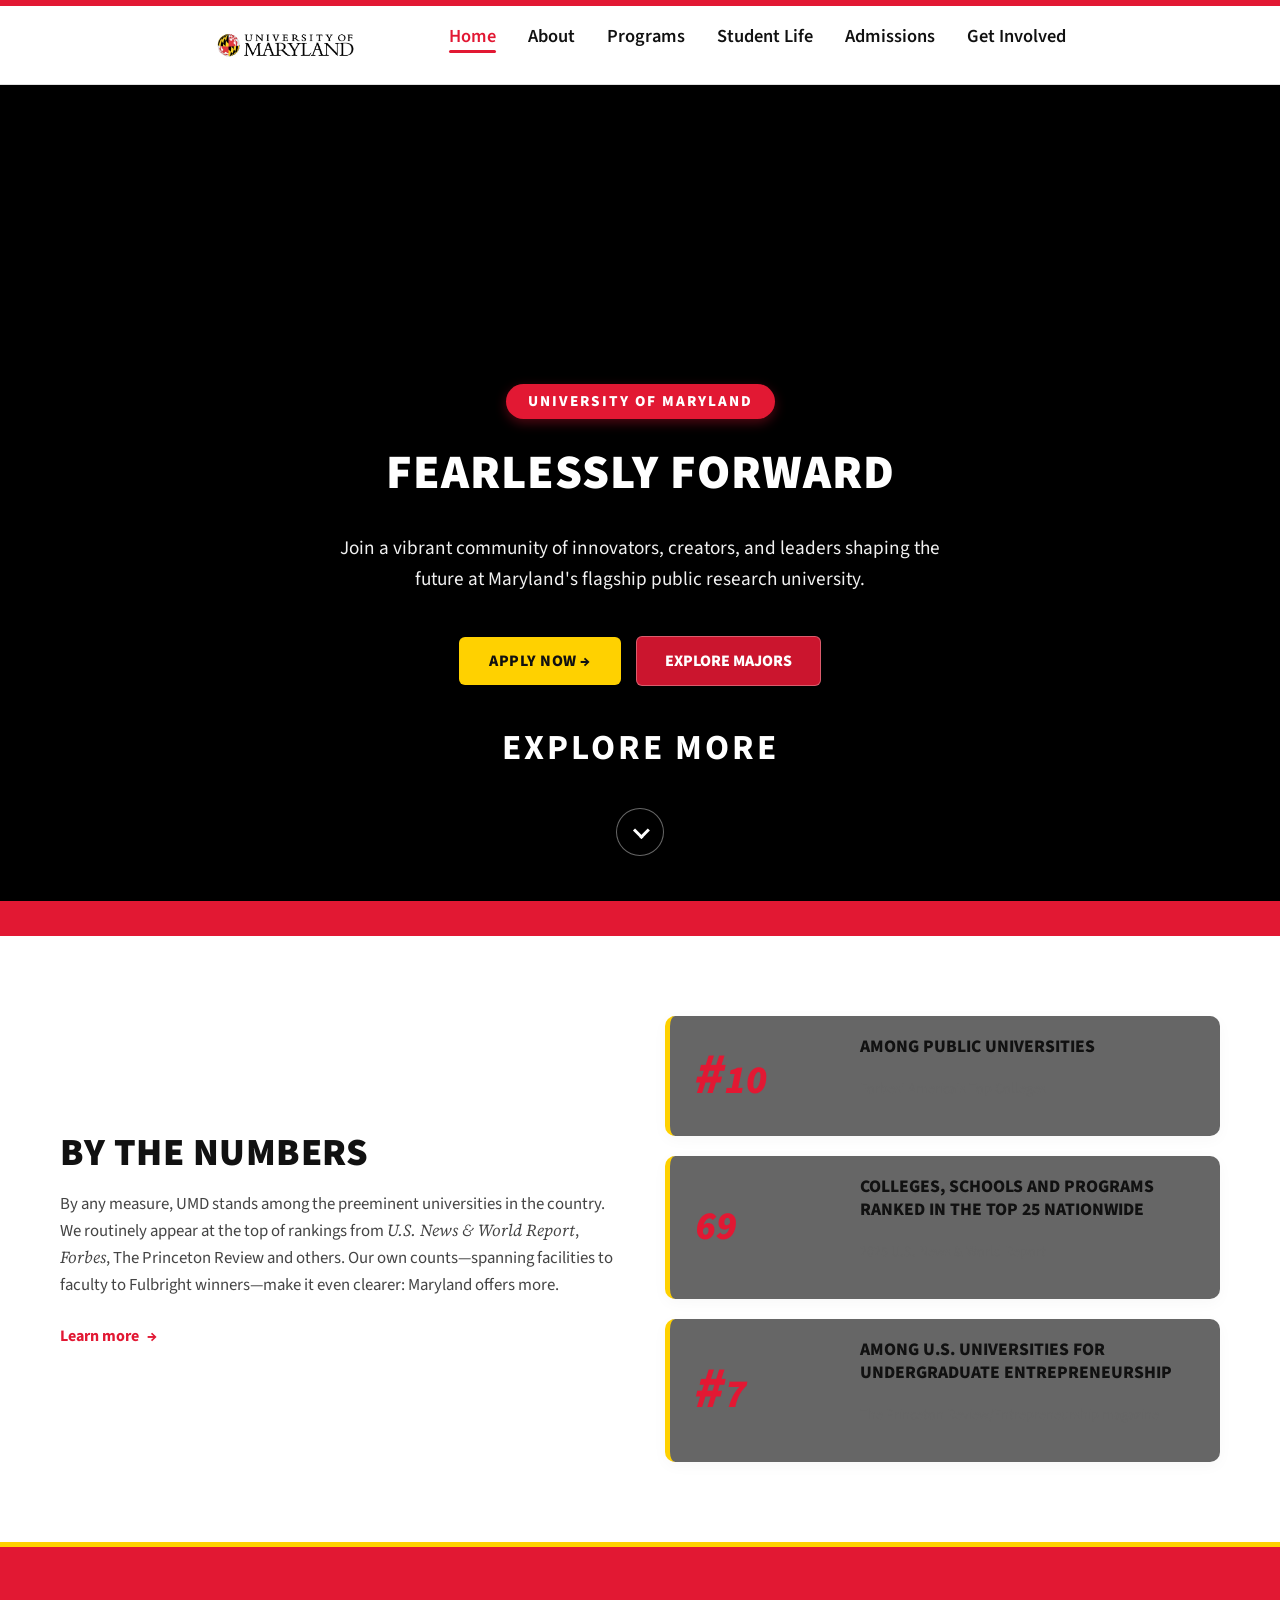
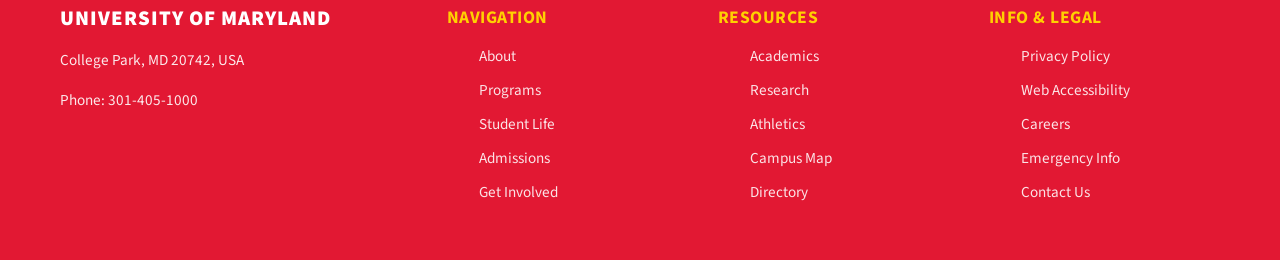
<file: index.html>
<!doctype html>
<html lang="en" data-bs-theme="light">
    <head>
        <title>University of Maryland: Home</title>
        <meta charset="utf-8" />
        <meta name="viewport" content="width=device-width, initial-scale=1" />

        <link
            href="https://cdn.jsdelivr.net/npm/bootstrap@5.3.8/dist/css/bootstrap.min.css"
            rel="stylesheet"
            integrity="sha384-sRIl4kxILFvY47J16cr9ZwB07vP4J8+LH7qKQnuqkuIAvNWLzeN8tE5YBujZqJLB"
            crossorigin="anonymous"
        />
        <link href="styles.css" rel="stylesheet" />
        <link rel="preconnect" href="https://fonts.googleapis.com">
        <link rel="preconnect" href="https://fonts.gstatic.com" crossorigin>
        <link href="https://fonts.googleapis.com/css2?family=Source+Sans+Pro:wght@400;600;700;900&family=Source+Serif+Pro:ital,wght@0,600;0,700;1,400&display=swap" rel="stylesheet">
    </head>
<body>
    <div class="top-bar"></div>

    <!-- Header Navigation with Logo & School Name -->
    <header class="navbar">
      <div class="nav-container">
        <a href="index.html" class="logo">
          <img src="maryland-logo.webp" alt="University of Maryland Logo">
        </a>

        <!-- Hamburger Icon (Only visible on small screens) -->
        <button class="hamburger-btn" id="hamburger-btn" aria-label="Toggle menu">
          <span class="bar"></span>
          <span class="bar"></span>
          <span class="bar"></span>
        </button>

        <nav class="nav-menu" id="nav-menu">
          <ul class="nav-links">
            <li><a href="index.html" class="active">Home</a></li>
            <li><a href="about.html">About</a></li>
            <li><a href="programs.html">Programs</a></li>
            <li><a href="studentlife.html">Student Life</a></li>
            <li><a href="admissions.html">Admissions</a></li>
            <li><a href="getinvolved.html">Get Involved</a></li>
          </ul>
        </nav>
      </div>
    </header>

    <!-- Hero Section with Recruitment Message & CTA -->
    <section class="hero-section">
      <video class="hero-video" autoplay loop muted playsinline>
        <source src="video.mp4" type="video/mp4">
        Your browser does not support the video tag.
      </video>
      
      <div class="hero-overlay">
        <span class="category-badge">UNIVERSITY OF MARYLAND</span>
        <h1 class="hero-title">FEARLESSLY FORWARD</h1>
        
        <!-- Short Recruitment Message -->
        <p class="hero-recruitment-text">
          Join a vibrant community of innovators, creators, and leaders shaping the future at Maryland's flagship public research university.
        </p>

        <!-- Clear Call-To-Action (CTA) Buttons -->
        <div class="hero-cta-buttons">
          <a href="admissions.html" class="btn-cta-primary">APPLY NOW &rarr;</a>
          <a href="programs.html" class="btn-cta-secondary">EXPLORE MAJORS</a>
        </div>

        <h2>EXPLORE MORE</h2>

        <a href="#by-the-numbers" class="scroll-arrow-link" id="explore-arrow" aria-label="Scroll to content">
          <span class="chevron-arrow"></span>
        </a>

      </div>
    </section>

    <div class="section-divider"></div>

    <!-- By The Numbers Section -->
    <section class="by-the-numbers" id="by-the-numbers">
      <div class="container numbers-grid">
        
        <div class="numbers-intro reveal-left">
          <h2>BY THE NUMBERS</h2>
          <p>
            By any measure, UMD stands among the preeminent universities in the country. We routinely appear at the top of rankings from <em>U.S. News & World Report</em>, <em>Forbes</em>, The Princeton Review and others. Our own counts—spanning facilities to faculty to Fulbright winners—make it even clearer: Maryland offers more.
          </p>
          <a href="about.html" class="learn-more-link">
            <span>Learn more</span>
            <span class="arrow">&rarr;</span>
          </a>
        </div>

        <div class="stats-list">
          
          <div class="stat-card reveal-right" style="--delay: 0.1s">
            <div class="stat-number-wrapper">
              <span class="stat-prefix">#</span>
              <span class="stat-number" data-target="10">10</span>
            </div>
            <div class="stat-details">
              <p class="stat-title">among public universities</p>
              <p class="stat-source">Forbes' America's Top Colleges</p>
            </div>
          </div>

          <div class="stat-card reveal-right" style="--delay: 0.25s">
            <div class="stat-number-wrapper">
              <span class="stat-number" data-target="69">69</span>
            </div>
            <div class="stat-details">
              <p class="stat-title">colleges, schools and programs ranked in the top 25 nationwide</p>
              <p class="stat-source">2025 U.S. News & World Report</p>
            </div>
          </div>

          <div class="stat-card reveal-right" style="--delay: 0.4s">
            <div class="stat-number-wrapper">
              <span class="stat-prefix">#</span>
              <span class="stat-number" data-target="7">7</span>
            </div>
            <div class="stat-details">
              <p class="stat-title">among U.S. universities for undergraduate entrepreneurship</p>
              <p class="stat-source">The Princeton Review/Entrepreneurship magazine</p>
            </div>
          </div>

        </div>

      </div>
    </section>

    <!-- Footer Section -->
    <footer class="main-footer">
      <div class="container footer-grid">
        
        <div class="footer-col footer-brand">
          <h3>UNIVERSITY OF MARYLAND</h3>
          <p>College Park, MD 20742, USA</p>
          <p>Phone: 301-405-1000</p>
        </div>

        <div class="footer-col">
          <h4>Navigation</h4>
          <ul class="footer-links">
            <li><a href="about.html">About</a></li>
            <li><a href="programs.html">Programs</a></li>
            <li><a href="studentlife.html">Student Life</a></li>
            <li><a href="admissions.html">Admissions</a></li>
            <li><a href="getinvolved.html">Get Involved</a></li>
          </ul>
        </div>

        <div class="footer-col">
          <h4>Resources</h4>
          <ul class="footer-links">
            <li><a href="#">Academics</a></li>
            <li><a href="#">Research</a></li>
            <li><a href="#">Athletics</a></li>
            <li><a href="#">Campus Map</a></li>
            <li><a href="#">Directory</a></li>
          </ul>
        </div>

        <div class="footer-col">
          <h4>Info & Legal</h4>
          <ul class="footer-links">
            <li><a href="#">Privacy Policy</a></li>
            <li><a href="#">Web Accessibility</a></li>
            <li><a href="#">Careers</a></li>
            <li><a href="#">Emergency Info</a></li>
            <li><a href="#">Contact Us</a></li>
          </ul>
        </div>

      </div>
    </footer>

    <script
        src="https://cdn.jsdelivr.net/npm/bootstrap@5.3.8/dist/js/bootstrap.bundle.min.js"
        integrity="sha384-FKyoEForCGlyvwx9Hj09JcYn3nv7wiPVlz7YYwJrWVcXK/BmnVDxM+D2scQbITxI"
        crossorigin="anonymous"
    ></script>
    <script src="script.js"></script>
</body>
</html>
</file>
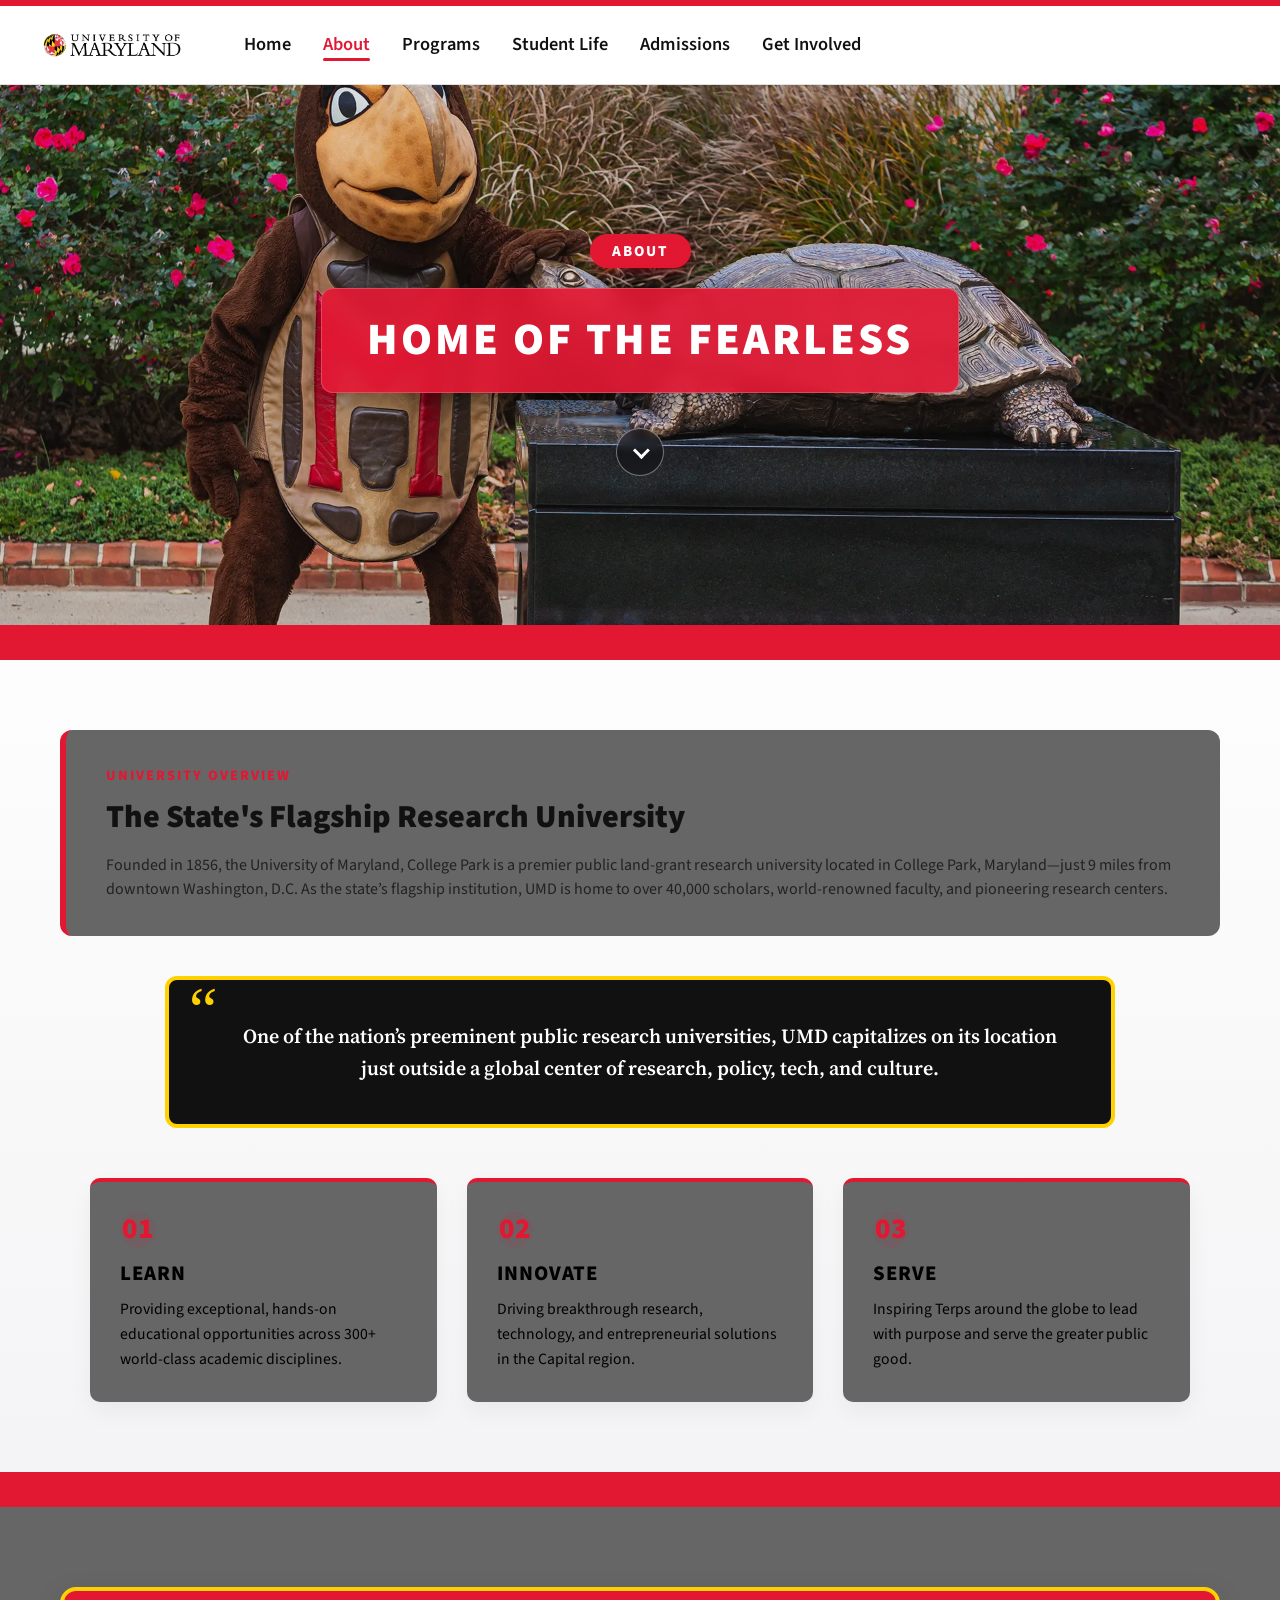
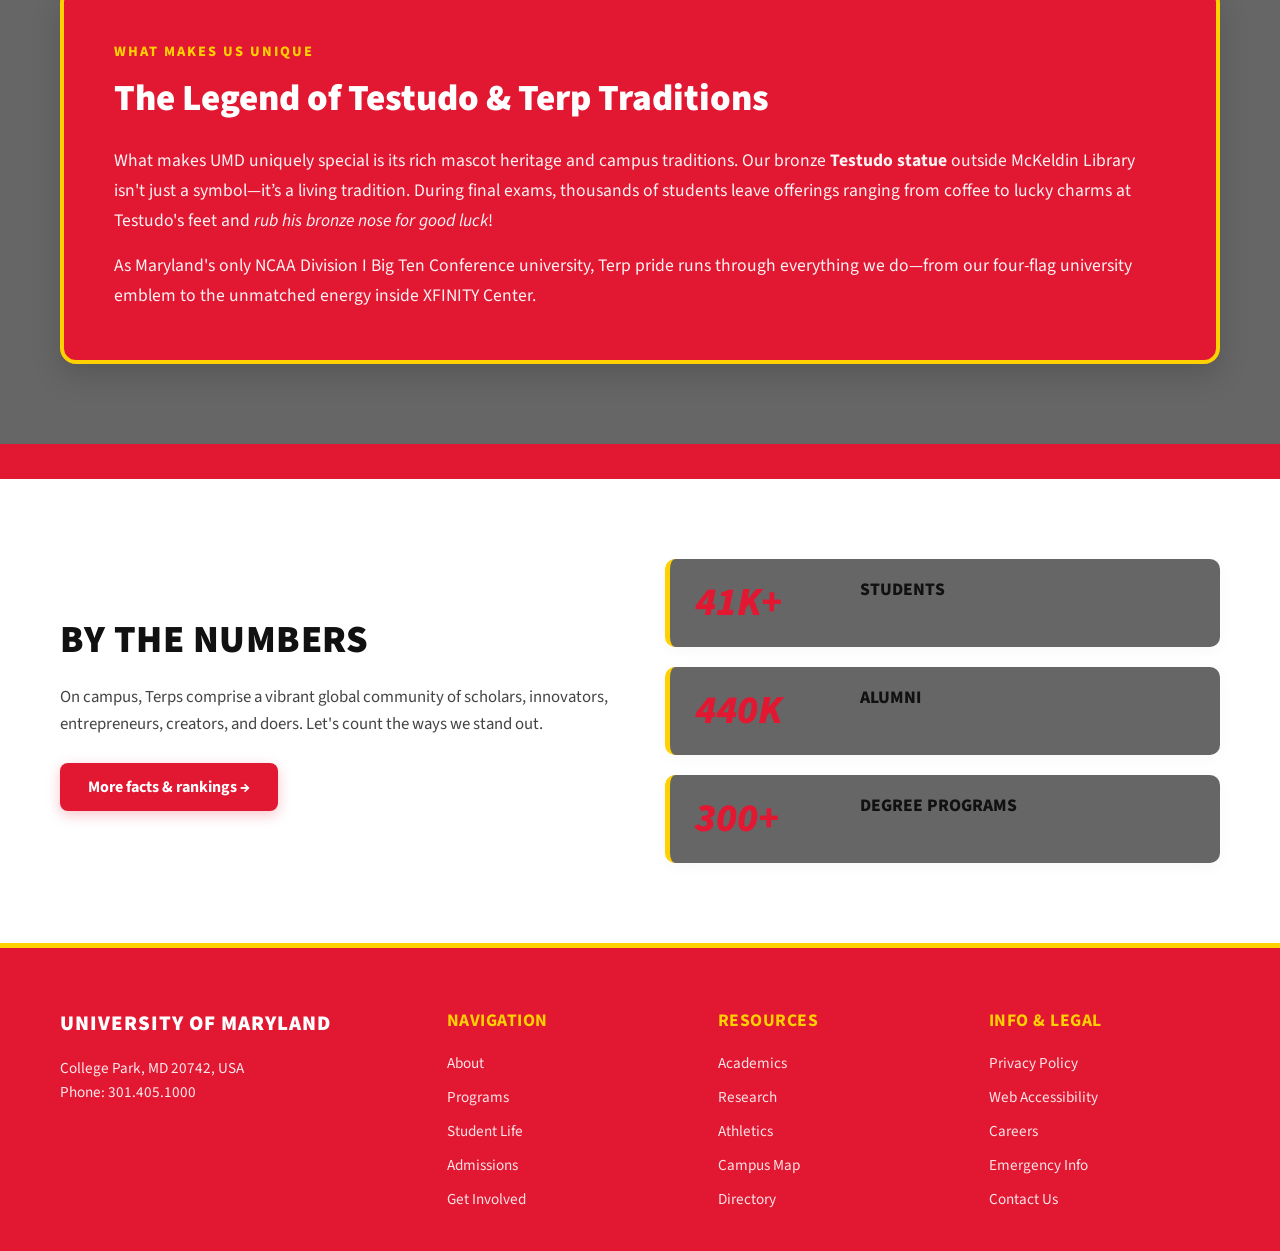
<file: about.html>
<!DOCTYPE html>
<html lang="en">
<head>
  <meta charset="UTF-8">
  <meta name="viewport" content="width=device-width, initial-scale=1.0">
  <title>About | University of Maryland</title>
  
  <!-- Google Fonts for Maryland Brand Typography -->
  <link rel="preconnect" href="https://fonts.googleapis.com">
  <link rel="preconnect" href="https://fonts.gstatic.com" crossorigin>
  <link href="https://fonts.googleapis.com/css2?family=Source+Sans+Pro:wght@400;600;700;900&family=Source+Serif+Pro:ital,wght@0,600;0,700;1,400&display=swap" rel="stylesheet">
  
  <!-- Shared Stylesheet -->
  <link rel="stylesheet" href="styles.css">
</head>
<body>

  <!-- Top Red Accent Line -->
  <div class="top-bar"></div>

  <!-- Header Navigation -->
  <header class="navbar">
    <div class="nav-container">
      <a href="index.html" class="logo">
        <img src="maryland-logo.webp" alt="University of Maryland Logo">
      </a>

      <!-- Hamburger Icon -->
      <button class="hamburger-btn" id="hamburger-btn" aria-label="Toggle menu">
        <span class="bar"></span>
        <span class="bar"></span>
        <span class="bar"></span>
      </button>

      <nav class="nav-menu" id="nav-menu">
        <ul class="nav-links">
          <li><a href="index.html">Home</a></li>
          <li><a href="about.html" class="active">About</a></li>
          <li><a href="programs.html">Programs</a></li>
          <li><a href="studentlife.html">Student Life</a></li>
          <li><a href="admissions.html">Admissions</a></li>
          <li><a href="getinvolved.html">Get Involved</a></li>
        </ul>
      </nav>
    </div>
  </header>

  <!-- Hero Section -->
  <section class="about-hero">
    <div class="hero-img-wrapper">
      <img src="about.webp" alt="Testudo Mascot Statue at UMD" class="hero-bg-img">
    </div>
    
    <div class="hero-content">
      <span class="category-badge">ABOUT</span>
      <div class="headline-card">
        <h1>HOME OF THE FEARLESS</h1>
      </div>
      
      <!-- Scroll Chevron Arrow -->
      <a href="#mission" class="scroll-arrow-link" id="explore-arrow" aria-label="Scroll to content">
        <span class="chevron-arrow"></span>
      </a>
    </div>
  </section>

  <!-- Red Divider Line -->
  <div class="section-divider"></div>

  <!-- Mission & Overview Section -->
  <section class="mission-section" id="mission">
    <div class="container">
      
      <!-- Overview & Location Callout -->
      <div class="overview-box">
        <span class="section-tag-center text-left">UNIVERSITY OVERVIEW</span>
        <h2>The State's Flagship Research University</h2>
        <p>
          Founded in 1856, the University of Maryland, College Park is a premier public land-grant research university located in College Park, Maryland—just 9 miles from downtown Washington, D.C. As the state’s flagship institution, UMD is home to over 40,000 scholars, world-renowned faculty, and pioneering research centers.
        </p>
      </div>

      <!-- Featured Quote Banner -->
      <div class="mission-quote-container reveal-left">
        <span class="quote-mark">“</span>
        <p class="mission-quote">
          One of the nation’s preeminent public research universities, UMD capitalizes on its location just outside a global center of research, policy, tech, and culture.
        </p>
      </div>

      <!-- 3 Impact Pillars Grid -->
      <div class="impact-grid">
        <div class="impact-card reveal-left">
          <div class="impact-icon">01</div>
          <h3>LEARN</h3>
          <p>Providing exceptional, hands-on educational opportunities across 300+ world-class academic disciplines.</p>
        </div>

        <div class="impact-card reveal-left">
          <div class="impact-icon">02</div>
          <h3>INNOVATE</h3>
          <p>Driving breakthrough research, technology, and entrepreneurial solutions in the Capital region.</p>
        </div>

        <div class="impact-card reveal-left">
          <div class="impact-icon">03</div>
          <h3>SERVE</h3>
          <p>Inspiring Terps around the globe to lead with purpose and serve the greater public good.</p>
        </div>
      </div>

    </div>
  </section>

  <!-- Red Divider Line -->
  <div class="section-divider"></div>

  <!-- Unique Feature Callout Section -->
  <section class="unique-section">
    <div class="container">
      <div class="unique-card">
        <div class="unique-content">
          <span class="section-tag-center text-left" style="color: var(--umd-gold, #FFD100);">WHAT MAKES US UNIQUE</span>
          <h2>The Legend of Testudo & Terp Traditions</h2>
          <p>
            What makes UMD uniquely special is its rich mascot heritage and campus traditions. Our bronze <strong>Testudo statue</strong> outside McKeldin Library isn't just a symbol—it’s a living tradition. During final exams, thousands of students leave offerings ranging from coffee to lucky charms at Testudo's feet and <em>rub his bronze nose for good luck</em>!
          </p>
          <p>
            As Maryland's only NCAA Division I Big Ten Conference university, Terp pride runs through everything we do—from our four-flag university emblem to the unmatched energy inside XFINITY Center.
          </p>
        </div>
      </div>
    </div>
  </section>

  <!-- Red Divider Line -->
  <div class="section-divider"></div>

  <!-- By The Numbers Section -->
  <section class="by-the-numbers" id="by-the-numbers">
    <div class="container numbers-grid">
      
      <!-- Left Column: Intro -->
      <div class="numbers-intro reveal-left">
        <h2>BY THE NUMBERS</h2>
        <p>
          On campus, Terps comprise a vibrant global community of scholars, innovators, entrepreneurs, creators, and doers. Let's count the ways we stand out.
        </p>
        <a href="#" class="btn-umd-red">More facts & rankings &rarr;</a>
      </div>

      <!-- Right Column: Interactive Stat Cards -->
      <div class="stats-list">
        
        <!-- Stat Card 1 -->
        <div class="stat-card reveal-right">
          <div class="stat-number-wrapper">
            <span class="stat-number">41K+</span>
          </div>
          <div class="stat-details">
            <p class="stat-title">Students</p>
            <p class="stat-source">(31K+ undergraduates)</p>
          </div>
        </div>

        <!-- Stat Card 2 -->
        <div class="stat-card reveal-right">
          <div class="stat-number-wrapper">
            <span class="stat-number">440K</span>
          </div>
          <div class="stat-details">
            <p class="stat-title">Alumni</p>
            <p class="stat-source">Global network of Terps</p>
          </div>
        </div>

        <!-- Stat Card 3 -->
        <div class="stat-card reveal-right">
          <div class="stat-number-wrapper">
            <span class="stat-number">300+</span>
          </div>
          <div class="stat-details">
            <p class="stat-title">Degree Programs</p>
            <p class="stat-source">Across 12 top-tier colleges & schools</p>
          </div>
        </div>

      </div>

    </div>
  </section>

  <!-- Red Footer Section -->
  <footer class="main-footer">
    <div class="container footer-grid">
      
      <!-- Column 1: Brand & Address -->
      <div class="footer-col footer-brand">
        <h3>UNIVERSITY OF MARYLAND</h3>
        <p>College Park, MD 20742, USA</p>
        <p>Phone: 301.405.1000</p>
      </div>

      <!-- Column 2: Nav Links -->
      <div class="footer-col">
        <h4>Navigation</h4>
        <ul class="footer-links">
          <li><a href="about.html">About</a></li>
          <li><a href="programs.html">Programs</a></li>
          <li><a href="studentlife.html">Student Life</a></li>
          <li><a href="admissions.html">Admissions</a></li>
          <li><a href="getinvolved.html">Get Involved</a></li>
        </ul>
      </div>

      <!-- Column 3: Resources -->
      <div class="footer-col">
        <h4>Resources</h4>
        <ul class="footer-links">
          <li><a href="#">Academics</a></li>
          <li><a href="#">Research</a></li>
          <li><a href="#">Athletics</a></li>
          <li><a href="#">Campus Map</a></li>
          <li><a href="#">Directory</a></li>
        </ul>
      </div>

      <!-- Column 4: Info & Legal -->
      <div class="footer-col">
        <h4>Info & Legal</h4>
        <ul class="footer-links">
          <li><a href="#">Privacy Policy</a></li>
          <li><a href="#">Web Accessibility</a></li>
          <li><a href="#">Careers</a></li>
          <li><a href="#">Emergency Info</a></li>
          <li><a href="#">Contact Us</a></li>
        </ul>
      </div>

    </div>
  </footer>

  <script src="script.js"></script>
</body>
</html>
</file>
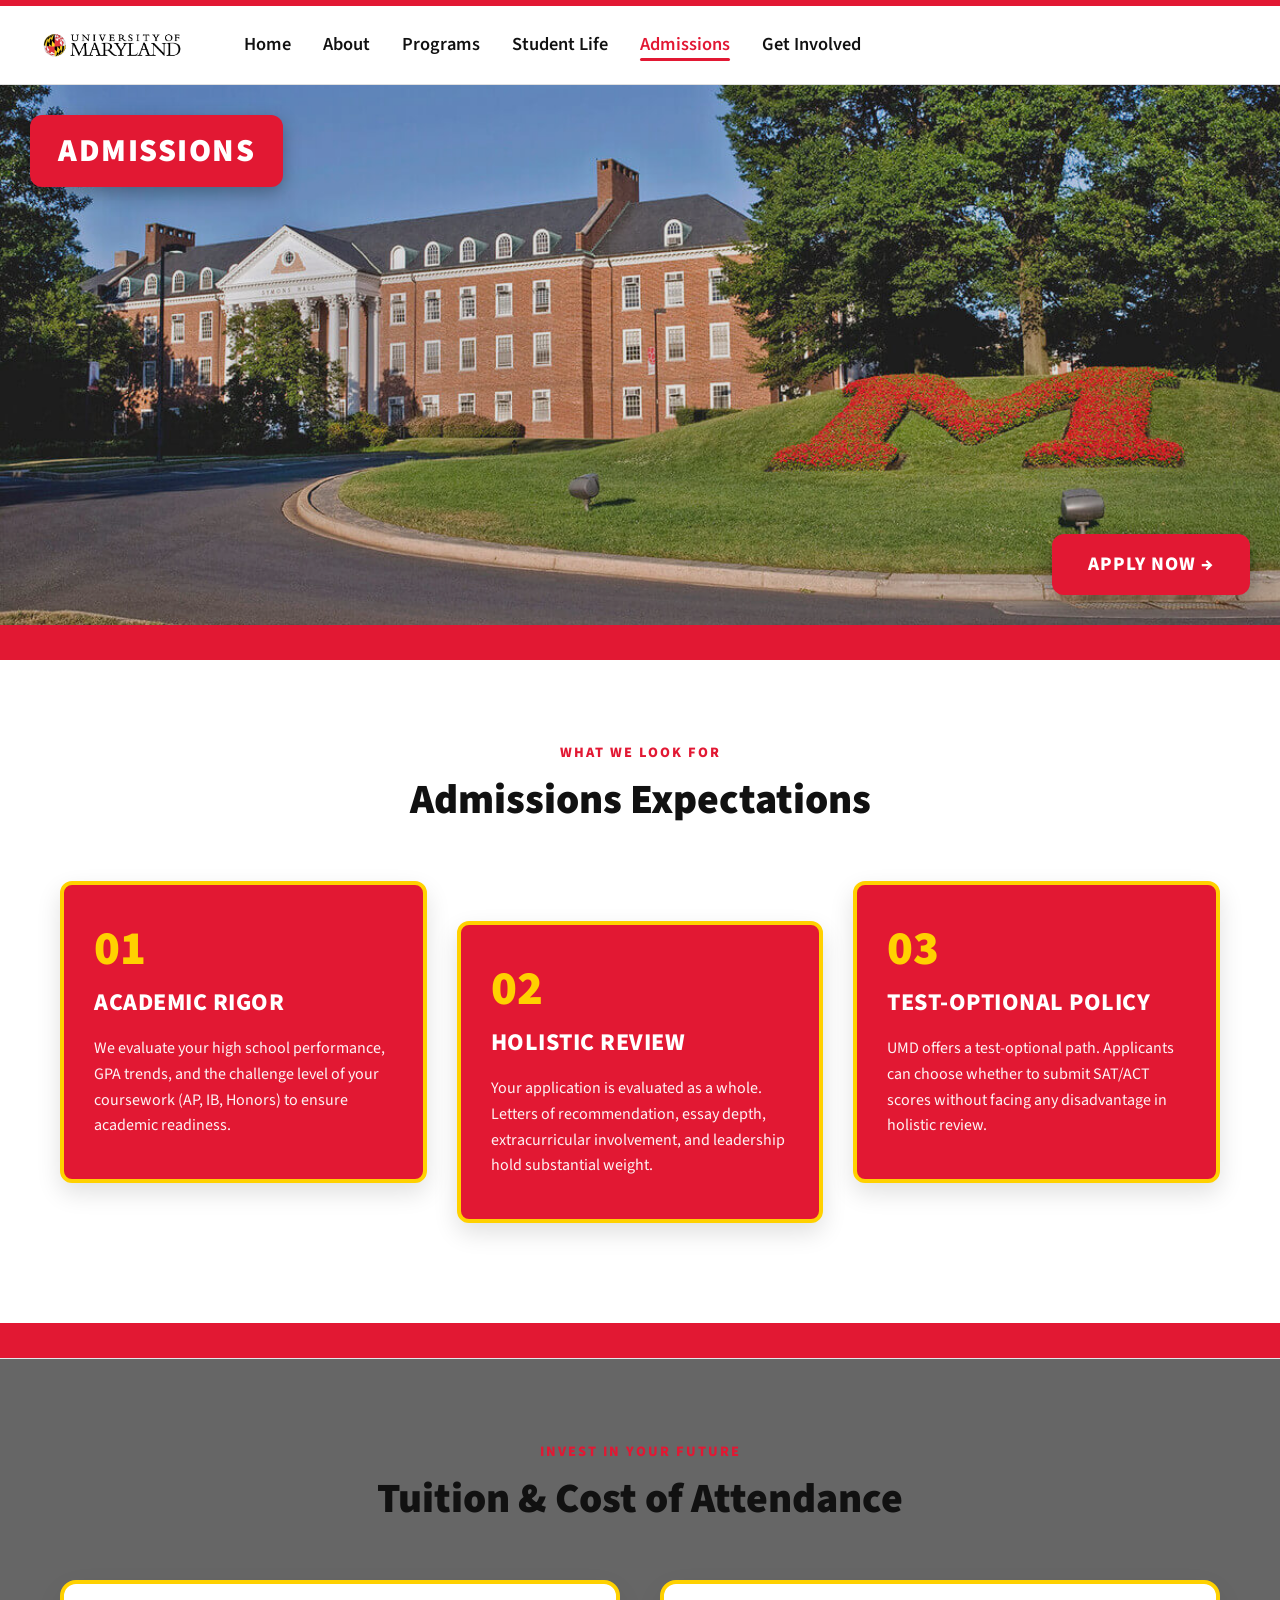
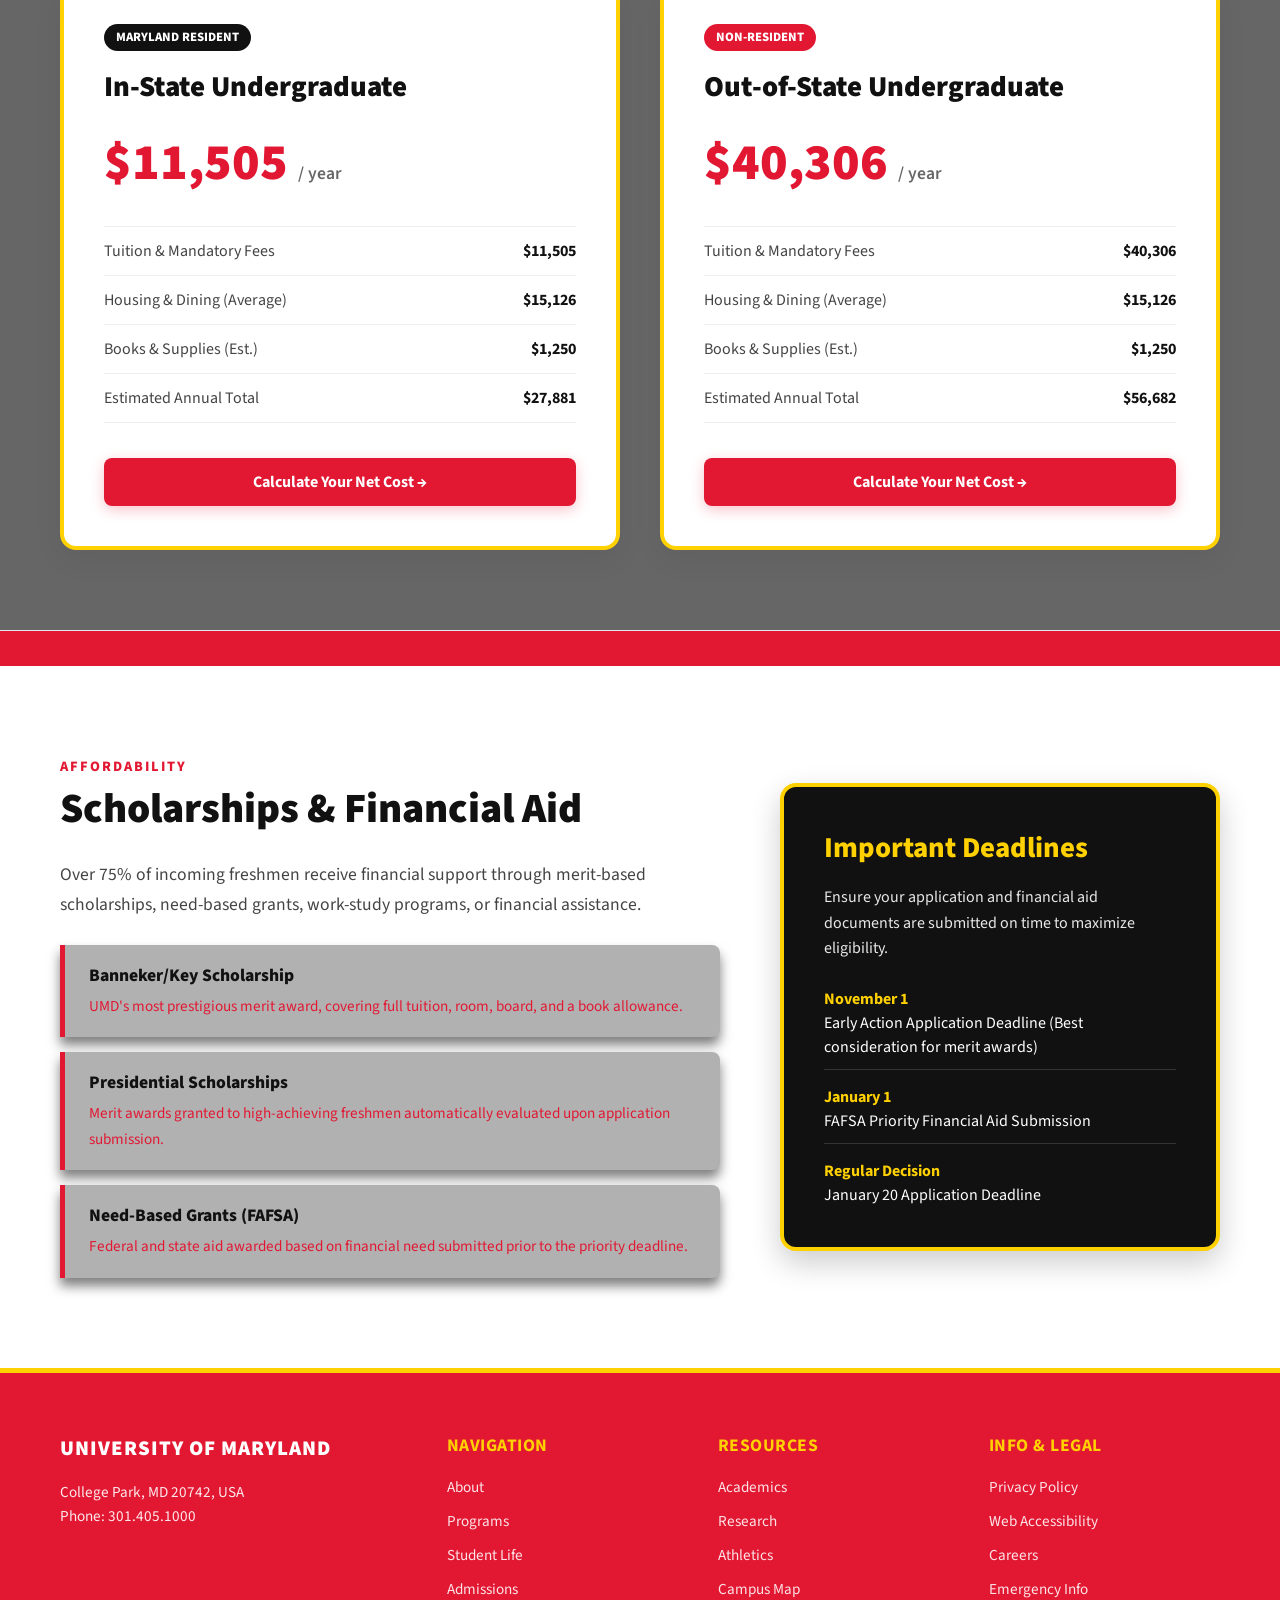
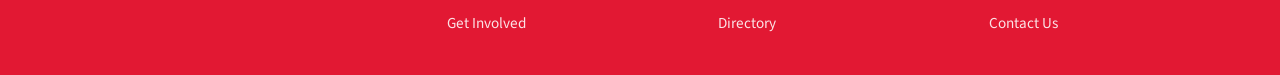
<file: admissions.html>
<!DOCTYPE html>
<html lang="en">
<head>
  <meta charset="UTF-8">
  <meta name="viewport" content="width=device-width, initial-scale=1.0">
  <title>Admissions & Cost | University of Maryland</title>

  <!-- Google Fonts for Maryland Brand Typography -->
  <link rel="preconnect" href="https://fonts.googleapis.com">
  <link rel="preconnect" href="https://fonts.gstatic.com" crossorigin>
  <link href="https://fonts.googleapis.com/css2?family=Source+Sans+Pro:wght@400;600;700;900&family=Source+Serif+Pro:ital,wght@0,600;0,700;1,400&display=swap" rel="stylesheet">
  
  <!-- Shared Stylesheet -->
  <link rel="stylesheet" href="styles.css">
</head>
<body>

  <!-- Top Red Accent Line -->
  <div class="top-bar"></div>

  <!-- Navigation Bar -->
  <header class="navbar">
    <div class="nav-container">
      <a href="index.html" class="logo">
        <img src="maryland-logo.webp" alt="University of Maryland Logo">
      </a>

      <button class="hamburger-btn" id="hamburger-btn" aria-label="Toggle navigation">
        <span class="bar"></span>
        <span class="bar"></span>
        <span class="bar"></span>
      </button>

      <nav class="nav-menu" id="nav-menu">
        <ul class="nav-links">
          <li><a href="index.html">Home</a></li>
          <li><a href="about.html">About</a></li>
          <li><a href="programs.html">Programs</a></li>
          <li><a href="studentlife.html">Student Life</a></li>
          <li><a href="admissions.html" class="active">Admissions</a></li>
          <li><a href="getinvolved.html">Get Involved</a></li>
        </ul>
      </nav>
    </div>
  </header>

  <!-- Admissions Hero Section -->
  <section class="admissions-hero">
    <div class="hero-img-wrapper">
      <img src="admissions.jpg" alt="University of Maryland Campus Architecture" class="hero-bg-img">
    </div>
    
    <div class="hero-content-container">
      <div class="badge-card">
        <h1>ADMISSIONS</h1>
      </div>
      
      <div class="visit-card-wrapper">
        <a href="#" class="btn-visit">APPLY NOW &rarr;</a>
      </div>
    </div>
  </section>

  <!-- Red Divider Line -->
  <div class="section-divider"></div>

  <!-- Admissions Expectations (Staggered Red Card Layout) -->
  <section class="expectations-section">
    <div class="container">
      <div class="section-header-center">
        <span class="section-tag-center">WHAT WE LOOK FOR</span>
        <h2>Admissions Expectations</h2>
      </div>

      <div class="staggered-grid">
        
        <!-- Card 1 -->
        <div class="staggered-card">
          <div class="card-num">01</div>
          <h3>Academic Rigor</h3>
          <p>We evaluate your high school performance, GPA trends, and the challenge level of your coursework (AP, IB, Honors) to ensure academic readiness.</p>
        </div>

        <!-- Card 2 (Offset Middle Card) -->
        <div class="staggered-card middle-card">
          <div class="card-num">02</div>
          <h3>Holistic Review</h3>
          <p>Your application is evaluated as a whole. Letters of recommendation, essay depth, extracurricular involvement, and leadership hold substantial weight.</p>
        </div>

        <!-- Card 3 -->
        <div class="staggered-card">
          <div class="card-num">03</div>
          <h3>Test-Optional Policy</h3>
          <p>UMD offers a test-optional path. Applicants can choose whether to submit SAT/ACT scores without facing any disadvantage in holistic review.</p>
        </div>

      </div>
    </div>
  </section>

  <!-- Red Divider Line -->
  <div class="section-divider"></div>

  <!-- Tuition & Cost Section -->
  <section class="tuition-section">
    <div class="container">
      <div class="section-header-center">
        <span class="section-tag-center">INVEST IN YOUR FUTURE</span>
        <h2>Tuition & Cost of Attendance</h2>
      </div>

      <div class="pricing-grid">
        
        <!-- In-State Card -->
        <div class="pricing-card">
          <span class="pricing-badge">Maryland Resident</span>
          <h3>In-State Undergraduate</h3>
          <div class="price-tag">$11,505 <span>/ year</span></div>
          <ul class="cost-breakdown">
            <li><span>Tuition & Mandatory Fees</span> <strong>$11,505</strong></li>
            <li><span>Housing & Dining (Average)</span> <strong>$15,126</strong></li>
            <li><span>Books & Supplies (Est.)</span> <strong>$1,250</strong></li>
            <li><span>Estimated Annual Total</span> <strong>$27,881</strong></li>
          </ul>
          <a href="#" class="btn-umd-red block-btn">Calculate Your Net Cost &rarr;</a>
        </div>

        <!-- Out-of-State Card -->
        <div class="pricing-card featured">
          <span class="pricing-badge badge-red">Non-Resident</span>
          <h3>Out-of-State Undergraduate</h3>
          <div class="price-tag">$40,306 <span>/ year</span></div>
          <ul class="cost-breakdown">
            <li><span>Tuition & Mandatory Fees</span> <strong>$40,306</strong></li>
            <li><span>Housing & Dining (Average)</span> <strong>$15,126</strong></li>
            <li><span>Books & Supplies (Est.)</span> <strong>$1,250</strong></li>
            <li><span>Estimated Annual Total</span> <strong>$56,682</strong></li>
          </ul>
          <a href="#" class="btn-umd-red block-btn">Calculate Your Net Cost &rarr;</a>
        </div>

      </div>
    </div>
  </section>

  <!-- Red Divider Line -->
  <div class="section-divider"></div>

  <!-- Financial Aid & Scholarships -->
  <section class="aid-section">
    <div class="container aid-container">
      
      <div class="aid-content">
        <span class="section-tag-center text-left">AFFORDABILITY</span>
        <h2>Scholarships & Financial Aid</h2>
        <p>Over 75% of incoming freshmen receive financial support through merit-based scholarships, need-based grants, work-study programs, or financial assistance.</p>

        <div class="scholarship-pills">
          <div class="pill-item">
            <h4>Banneker/Key Scholarship</h4>
            <p>UMD's most prestigious merit award, covering full tuition, room, board, and a book allowance.</p>
          </div>
          <div class="pill-item">
            <h4>Presidential Scholarships</h4>
            <p>Merit awards granted to high-achieving freshmen automatically evaluated upon application submission.</p>
          </div>
          <div class="pill-item">
            <h4>Need-Based Grants (FAFSA)</h4>
            <p>Federal and state aid awarded based on financial need submitted prior to the priority deadline.</p>
          </div>
        </div>
      </div>

      <div class="aid-box">
        <h3>Important Deadlines</h3>
        <p>Ensure your application and financial aid documents are submitted on time to maximize eligibility.</p>
        <ul class="deadline-list">
          <li>
            <strong>November 1</strong>
            <span>Early Action Application Deadline (Best consideration for merit awards)</span>
          </li>
          <li>
            <strong>January 1</strong>
            <span>FAFSA Priority Financial Aid Submission</span>
          </li>
          <li>
            <strong>Regular Decision</strong>
            <span>January 20 Application Deadline</span>
          </li>
        </ul>
      </div>

    </div>
  </section>

  <!-- Red Footer Section -->
  <footer class="main-footer">
    <div class="container footer-grid">
      
      <div class="footer-col footer-brand">
        <h3>UNIVERSITY OF MARYLAND</h3>
        <p>College Park, MD 20742, USA</p>
        <p>Phone: 301.405.1000</p>
      </div>

      <div class="footer-col">
        <h4>Navigation</h4>
        <ul class="footer-links">
          <li><a href="about.html">About</a></li>
          <li><a href="programs.html">Programs</a></li>
          <li><a href="studentlife.html">Student Life</a></li>
          <li><a href="admissions.html">Admissions</a></li>
          <li><a href="getinvolved.html">Get Involved</a></li>
        </ul>
      </div>

      <div class="footer-col">
        <h4>Resources</h4>
        <ul class="footer-links">
          <li><a href="#">Academics</a></li>
          <li><a href="#">Research</a></li>
          <li><a href="#">Athletics</a></li>
          <li><a href="#">Campus Map</a></li>
          <li><a href="#">Directory</a></li>
        </ul>
      </div>

      <div class="footer-col">
        <h4>Info & Legal</h4>
        <ul class="footer-links">
          <li><a href="#">Privacy Policy</a></li>
          <li><a href="#">Web Accessibility</a></li>
          <li><a href="#">Careers</a></li>
          <li><a href="#">Emergency Info</a></li>
          <li><a href="#">Contact Us</a></li>
        </ul>
      </div>

    </div>
  </footer>

  <script src="script.js"></script>
</body>
</html>
</file>
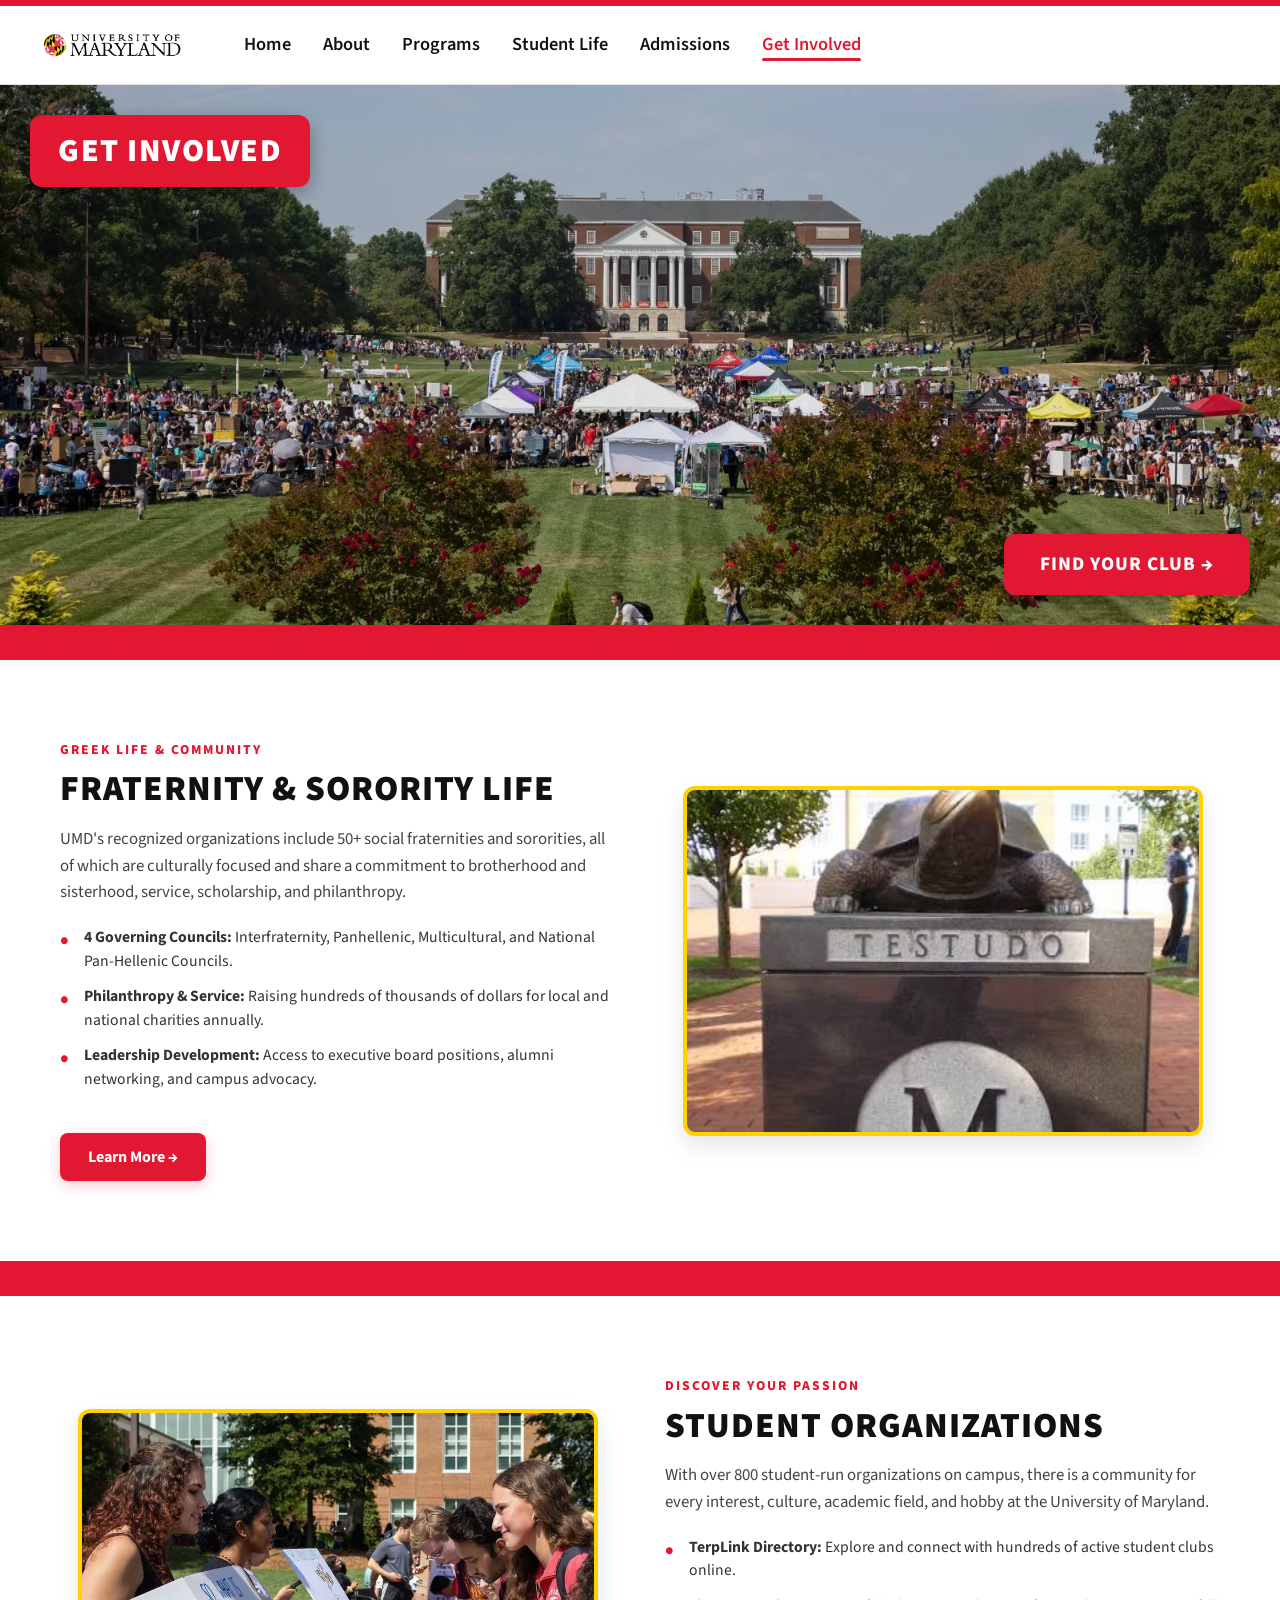
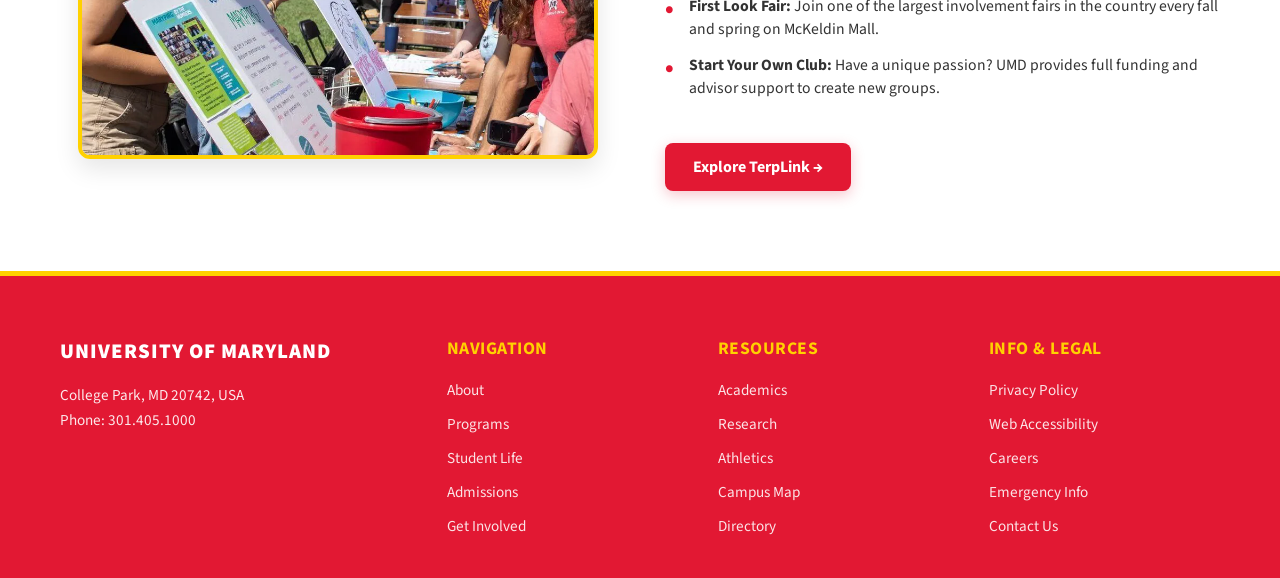
<file: getinvolved.html>
<!DOCTYPE html>
<html lang="en">
<head>
  <meta charset="UTF-8">
  <meta name="viewport" content="width=device-width, initial-scale=1.0">
  <title>Get Involved | University of Maryland</title>

  <!-- Google Fonts for Maryland Brand Typography -->
  <link rel="preconnect" href="https://fonts.googleapis.com">
  <link rel="preconnect" href="https://fonts.gstatic.com" crossorigin>
  <link href="https://fonts.googleapis.com/css2?family=Source+Sans+Pro:wght@400;600;700;900&family=Source+Serif+Pro:ital,wght@0,600;0,700;1,400&display=swap" rel="stylesheet">
  
  <!-- Shared Stylesheet -->
  <link rel="stylesheet" href="styles.css">
</head>
<body>

  <!-- Top Red Accent Line -->
  <div class="top-bar"></div>

  <!-- Navigation Bar -->
  <header class="navbar">
    <div class="nav-container">
      <a href="index.html" class="logo">
        <img src="maryland-logo.webp" alt="University of Maryland Logo">
      </a>

      <!-- Hamburger Button for Mobile -->
      <button class="hamburger-btn" id="hamburger-btn" aria-label="Toggle navigation">
        <span class="bar"></span>
        <span class="bar"></span>
        <span class="bar"></span>
      </button>

      <!-- Nav Links -->
      <nav class="nav-menu" id="nav-menu">
        <ul class="nav-links">
          <li><a href="index.html">Home</a></li>
          <li><a href="about.html">About</a></li>
          <li><a href="programs.html">Programs</a></li>
          <li><a href="studentlife.html">Student Life</a></li>
          <li><a href="admissions.html">Admissions</a></li>
          <li><a href="getinvolved.html" class="active">Get Involved</a></li>
        </ul>
      </nav>
    </div>
  </header>

  <!-- Get Involved Hero Section -->
  <section class="getinvolved-hero">
    <div class="hero-img-wrapper">
      <img src="getinvolved.webp" alt="UMD First Look Fair on McKeldin Mall" class="hero-bg-img">
    </div>
    
    <div class="hero-content-container">
      <div class="badge-card">
        <h1>GET INVOLVED</h1>
      </div>
      
      <div class="visit-card-wrapper">
        <a href="#" class="btn-visit">FIND YOUR CLUB &rarr;</a>
      </div>
    </div>
  </section>

  <!-- Red Divider Line -->
  <div class="section-divider"></div>

  <!-- Fraternity & Sorority Life Section (Text Left, Image Right) -->
  <section class="feature-section greeklife-section">
    <div class="container feature-grid">
      
      <!-- Content Column -->
      <div class="feature-content">
        <span class="section-tag">GREEK LIFE & COMMUNITY</span>
        <h2>FRATERNITY & SORORITY LIFE</h2>
        <p class="feature-lead">
          UMD's recognized organizations include 50+ social fraternities and sororities, all of which are culturally focused and share a commitment to brotherhood and sisterhood, service, scholarship, and philanthropy.
        </p>
        <ul class="feature-list">
          <li><strong>4 Governing Councils:</strong> Interfraternity, Panhellenic, Multicultural, and National Pan-Hellenic Councils.</li>
          <li><strong>Philanthropy & Service:</strong> Raising hundreds of thousands of dollars for local and national charities annually.</li>
          <li><strong>Leadership Development:</strong> Access to executive board positions, alumni networking, and campus advocacy.</li>
        </ul>
        <a href="#" class="btn-umd-red">Learn More &rarr;</a>
      </div>

      <!-- Image Column -->
      <div class="feature-media">
        <div class="feature-img-box">
          <img src="turtle.jpeg" alt="Testudo Statue at University of Maryland">
        </div>
      </div>

    </div>
  </section>

  <!-- Red Divider Line -->
  <div class="section-divider"></div>

  <!-- Student Organizations Section (Image Left, Text Right) -->
  <section class="feature-section orgs-section">
    <div class="container feature-grid reverse-mobile">
      
      <!-- Image Column -->
      <div class="feature-media">
        <div class="feature-img-box">
          <img src="studentorg.webp" alt="UMD Student Organizations Gathering">
        </div>
      </div>

      <!-- Content Column -->
      <div class="feature-content">
        <span class="section-tag">DISCOVER YOUR PASSION</span>
        <h2>STUDENT ORGANIZATIONS</h2>
        <p class="feature-lead">
          With over 800 student-run organizations on campus, there is a community for every interest, culture, academic field, and hobby at the University of Maryland.
        </p>
        <ul class="feature-list">
          <li><strong>TerpLink Directory:</strong> Explore and connect with hundreds of active student clubs online.</li>
          <li><strong>First Look Fair:</strong> Join one of the largest involvement fairs in the country every fall and spring on McKeldin Mall.</li>
          <li><strong>Start Your Own Club:</strong> Have a unique passion? UMD provides full funding and advisor support to create new groups.</li>
        </ul>
        <a href="#" class="btn-umd-red">Explore TerpLink &rarr;</a>
      </div>

    </div>
  </section>

  <!-- Red Footer Section -->
  <footer class="main-footer">
    <div class="container footer-grid">
      
      <!-- Column 1: Brand & Address -->
      <div class="footer-col footer-brand">
        <h3>UNIVERSITY OF MARYLAND</h3>
        <p>College Park, MD 20742, USA</p>
        <p>Phone: 301.405.1000</p>
      </div>

      <!-- Column 2: Nav Links -->
      <div class="footer-col">
        <h4>Navigation</h4>
        <ul class="footer-links">
          <li><a href="about.html">About</a></li>
          <li><a href="programs.html">Programs</a></li>
          <li><a href="studentlife.html">Student Life</a></li>
          <li><a href="admissions.html">Admissions</a></li>
          <li><a href="getinvolved.html">Get Involved</a></li>
        </ul>
      </div>

      <!-- Column 3: Resources -->
      <div class="footer-col">
        <h4>Resources</h4>
        <ul class="footer-links">
          <li><a href="#">Academics</a></li>
          <li><a href="#">Research</a></li>
          <li><a href="#">Athletics</a></li>
          <li><a href="#">Campus Map</a></li>
          <li><a href="#">Directory</a></li>
        </ul>
      </div>

      <!-- Column 4: Info & Legal -->
      <div class="footer-col">
        <h4>Info & Legal</h4>
        <ul class="footer-links">
          <li><a href="#">Privacy Policy</a></li>
          <li><a href="#">Web Accessibility</a></li>
          <li><a href="#">Careers</a></li>
          <li><a href="#">Emergency Info</a></li>
          <li><a href="#">Contact Us</a></li>
        </ul>
      </div>

    </div>
  </footer>

  <script src="script.js"></script>
</body>
</html>
</file>
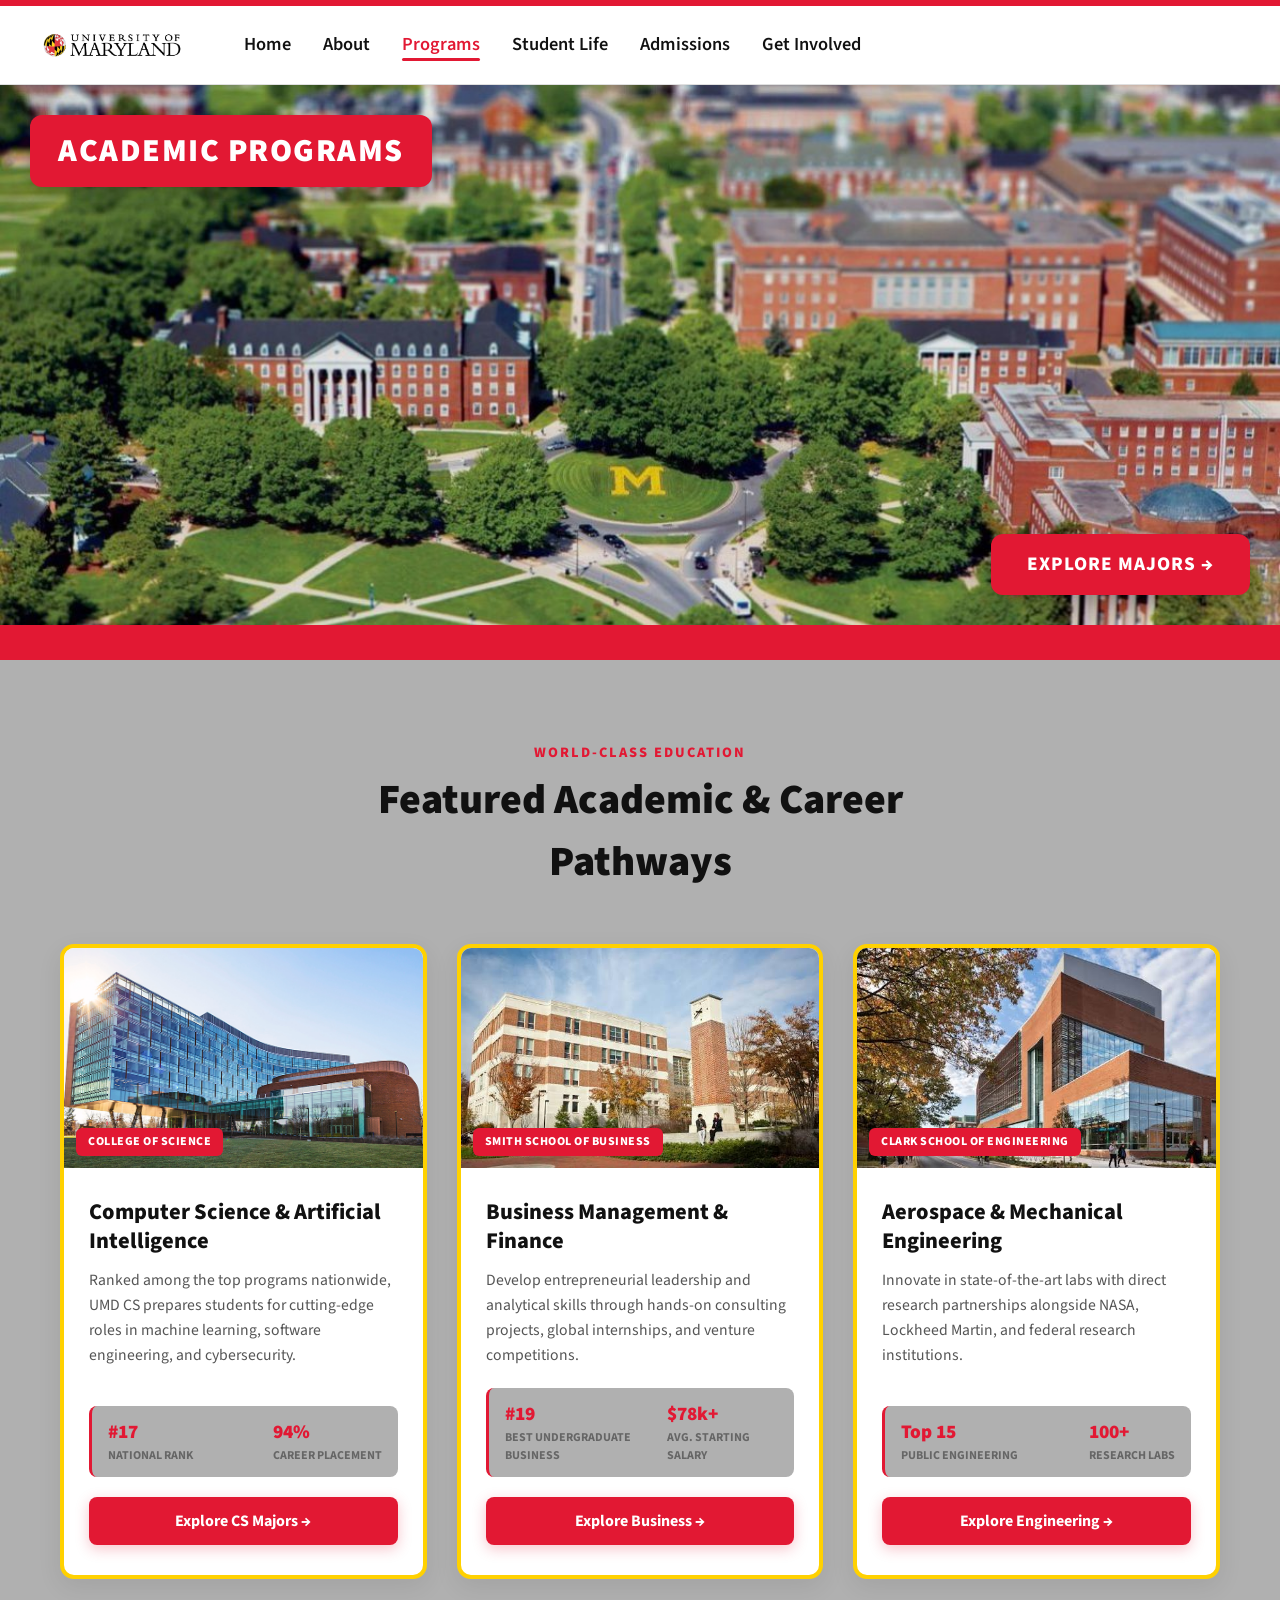
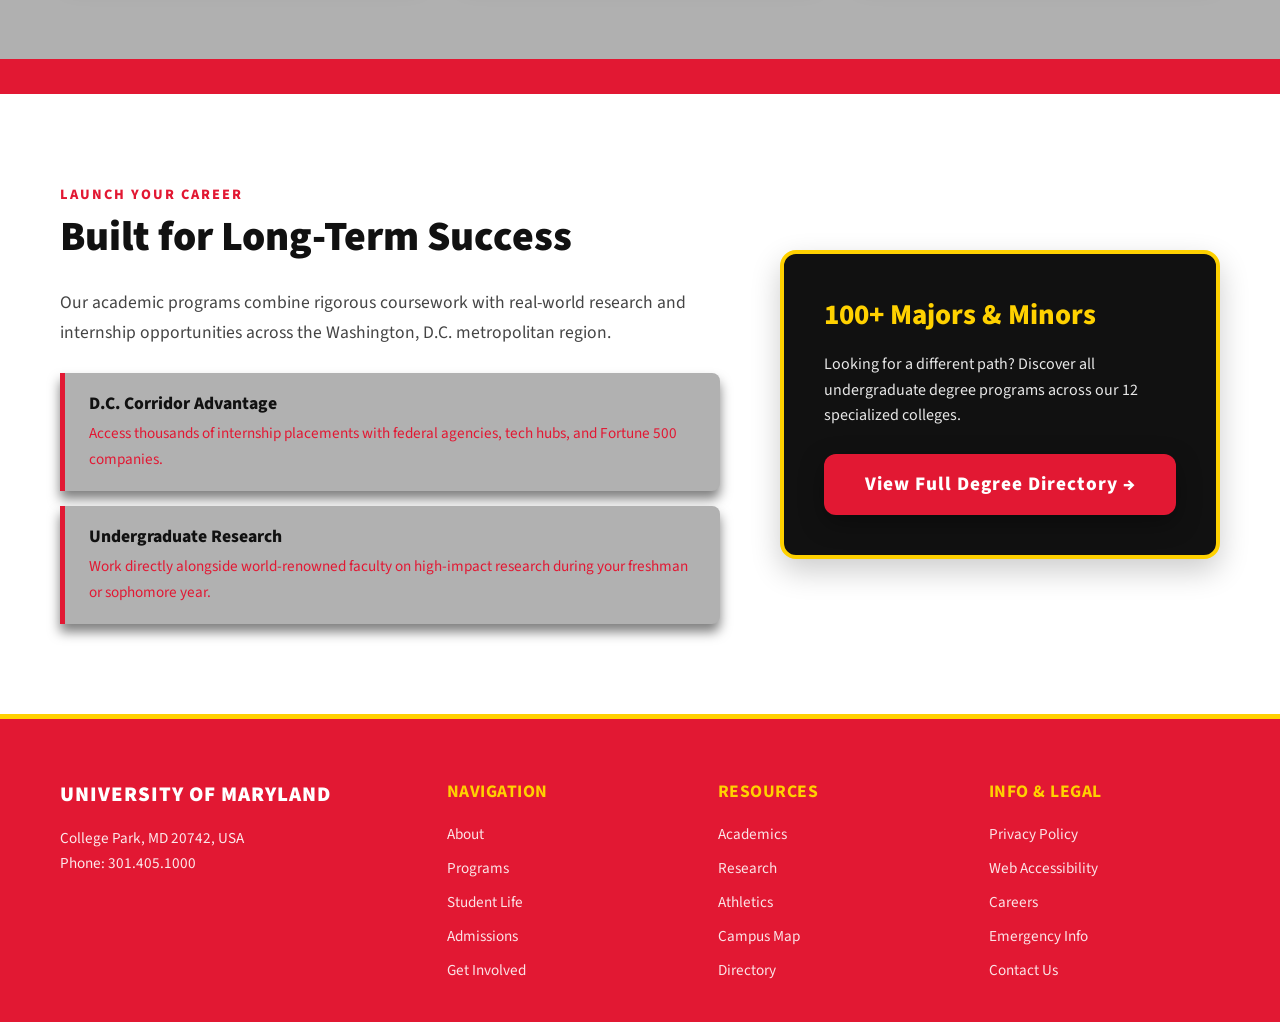
<file: programs.html>
<!DOCTYPE html>
<html lang="en">
<head>
  <meta charset="UTF-8">
  <meta name="viewport" content="width=device-width, initial-scale=1.0">
  <title>Academic Programs | University of Maryland</title>

  <!-- Google Fonts for Maryland Brand Typography -->
  <link rel="preconnect" href="https://fonts.googleapis.com">
  <link rel="preconnect" href="https://fonts.gstatic.com" crossorigin>
  <link href="https://fonts.googleapis.com/css2?family=Source+Sans+Pro:wght@400;600;700;900&family=Source+Serif+Pro:ital,wght@0,600;0,700;1,400&display=swap" rel="stylesheet">
  
  <!-- Shared Stylesheet -->
  <link rel="stylesheet" href="styles.css">
</head>
<body>

  <!-- Top Red Accent Line -->
  <div class="top-bar"></div>

  <!-- Navigation Bar -->
  <header class="navbar">
    <div class="nav-container">
      <a href="index.html" class="logo">
        <img src="maryland-logo.webp" alt="University of Maryland Logo">
      </a>

      <!-- Hamburger Button for Mobile -->
      <button class="hamburger-btn" id="hamburger-btn" aria-label="Toggle navigation">
        <span class="bar"></span>
        <span class="bar"></span>
        <span class="bar"></span>
      </button>

      <!-- Nav Links -->
      <nav class="nav-menu" id="nav-menu">
        <ul class="nav-links">
          <li><a href="index.html">Home</a></li>
          <li><a href="about.html">About</a></li>
          <li><a href="programs.html" class="active">Programs</a></li>
          <li><a href="studentlife.html">Student Life</a></li>
          <li><a href="admissions.html">Admissions</a></li>
          <li><a href="getinvolved.html">Get Involved</a></li>
        </ul>
      </nav>
    </div>
  </header>

  <!-- Hero Section -->
  <section class="programs-hero">
    <div class="hero-img-wrapper">
      <img src="programs.jpg" alt="UMD Students Collaborating in Academic Hall" class="hero-bg-img">
    </div>
    
    <div class="hero-content-container">
      <div class="badge-card">
        <h1>ACADEMIC PROGRAMS</h1>
      </div>
      
      <div class="visit-card-wrapper">
        <a href="#featured-programs" class="btn-visit">EXPLORE MAJORS &rarr;</a>
      </div>
    </div>
  </section>

  <!-- Red Divider Line -->
  <div class="section-divider"></div>

  <!-- Programs Overview Section -->
  <section class="programs-section" id="featured-programs">
    <div class="container">
      
      <div class="section-header-center">
        <span class="section-tag-center">WORLD-CLASS EDUCATION</span>
        <h2>Featured Academic & Career Pathways</h2>
      </div>

      <!-- 3-Column Program Cards Grid -->
      <div class="programs-grid">

        <!-- Program Card 1 -->
        <div class="program-card">
          <div class="program-card-img">
            <img src="computerscience.jpg" alt="Computer Science and AI Lab">
            <span class="program-tag">College of Science</span>
          </div>
          <div class="program-card-body">
            <h3>Computer Science & Artificial Intelligence</h3>
            <p>Ranked among the top programs nationwide, UMD CS prepares students for cutting-edge roles in machine learning, software engineering, and cybersecurity.</p>
            
            <div class="program-stats">
              <div class="stat-item">
                <strong>#17</strong>
                <span>National Rank</span>
              </div>
              <div class="stat-item">
                <strong>94%</strong>
                <span>Career Placement</span>
              </div>
            </div>

            <a href="#" class="btn-umd-red block-btn">Explore CS Majors &rarr;</a>
          </div>
        </div>

        <!-- Program Card 2 -->
        <div class="program-card">
          <div class="program-card-img">
            <img src="business.jpeg" alt="Robert H. Smith School of Business">
            <span class="program-tag">Smith School of Business</span>
          </div>
          <div class="program-card-body">
            <h3>Business Management & Finance</h3>
            <p>Develop entrepreneurial leadership and analytical skills through hands-on consulting projects, global internships, and venture competitions.</p>
            
            <div class="program-stats">
              <div class="stat-item">
                <strong>#19</strong>
                <span>Best Undergraduate Business</span>
              </div>
              <div class="stat-item">
                <strong>$78k+</strong>
                <span>Avg. Starting Salary</span>
              </div>
            </div>

            <a href="#" class="btn-umd-red block-btn">Explore Business &rarr;</a>
          </div>
        </div>

        <!-- Program Card 3 -->
        <div class="program-card">
          <div class="program-card-img">
            <img src="engineering.jpeg" alt="A. James Clark School of Engineering">
            <span class="program-tag">Clark School of Engineering</span>
          </div>
          <div class="program-card-body">
            <h3>Aerospace & Mechanical Engineering</h3>
            <p>Innovate in state-of-the-art labs with direct research partnerships alongside NASA, Lockheed Martin, and federal research institutions.</p>
            
            <div class="program-stats">
              <div class="stat-item">
                <strong>Top 15</strong>
                <span>Public Engineering</span>
              </div>
              <div class="stat-item">
                <strong>100+</strong>
                <span>Research Labs</span>
              </div>
            </div>

            <a href="#" class="btn-umd-red block-btn">Explore Engineering &rarr;</a>
          </div>
        </div>

      </div>

    </div>
  </section>

  <!-- Red Divider Line -->
  <div class="section-divider"></div>

  <!-- Bottom CTA / Career Success Section -->
  <section class="career-outcomes-section">
    <div class="container aid-container">
      <div class="aid-content">
        <span class="section-tag-center text-left">LAUNCH YOUR CAREER</span>
        <h2>Built for Long-Term Success</h2>
        <p>Our academic programs combine rigorous coursework with real-world research and internship opportunities across the Washington, D.C. metropolitan region.</p>
        
        <div class="scholarship-pills">
          <div class="pill-item">
            <h4>D.C. Corridor Advantage</h4>
            <p>Access thousands of internship placements with federal agencies, tech hubs, and Fortune 500 companies.</p>
          </div>
          <div class="pill-item">
            <h4>Undergraduate Research</h4>
            <p>Work directly alongside world-renowned faculty on high-impact research during your freshman or sophomore year.</p>
          </div>
        </div>
      </div>

      <div class="aid-box">
        <h3>100+ Majors & Minors</h3>
        <p>Looking for a different path? Discover all undergraduate degree programs across our 12 specialized colleges.</p>
        <a href="#" class="btn-visit" style="display: block; text-align: center; width: 100%;">View Full Degree Directory &rarr;</a>
      </div>
    </div>
  </section>

  <!-- Red Footer Section -->
  <footer class="main-footer">
    <div class="container footer-grid">
      
      <!-- Column 1: Brand & Address -->
      <div class="footer-col footer-brand">
        <h3>UNIVERSITY OF MARYLAND</h3>
        <p>College Park, MD 20742, USA</p>
        <p>Phone: 301.405.1000</p>
      </div>

      <!-- Column 2: Nav Links -->
      <div class="footer-col">
        <h4>Navigation</h4>
        <ul class="footer-links">
          <li><a href="about.html">About</a></li>
          <li><a href="programs.html">Programs</a></li>
          <li><a href="studentlife.html">Student Life</a></li>
          <li><a href="admissions.html">Admissions</a></li>
          <li><a href="getinvolved.html">Get Involved</a></li>
        </ul>
      </div>

      <!-- Column 3: Resources -->
      <div class="footer-col">
        <h4>Resources</h4>
        <ul class="footer-links">
          <li><a href="#">Academics</a></li>
          <li><a href="#">Research</a></li>
          <li><a href="#">Athletics</a></li>
          <li><a href="#">Campus Map</a></li>
          <li><a href="#">Directory</a></li>
        </ul>
      </div>

      <!-- Column 4: Info & Legal -->
      <div class="footer-col">
        <h4>Info & Legal</h4>
        <ul class="footer-links">
          <li><a href="#">Privacy Policy</a></li>
          <li><a href="#">Web Accessibility</a></li>
          <li><a href="#">Careers</a></li>
          <li><a href="#">Emergency Info</a></li>
          <li><a href="#">Contact Us</a></li>
        </ul>
      </div>

    </div>
  </footer>

  <script src="script.js"></script>
</body>
</html>
</file>
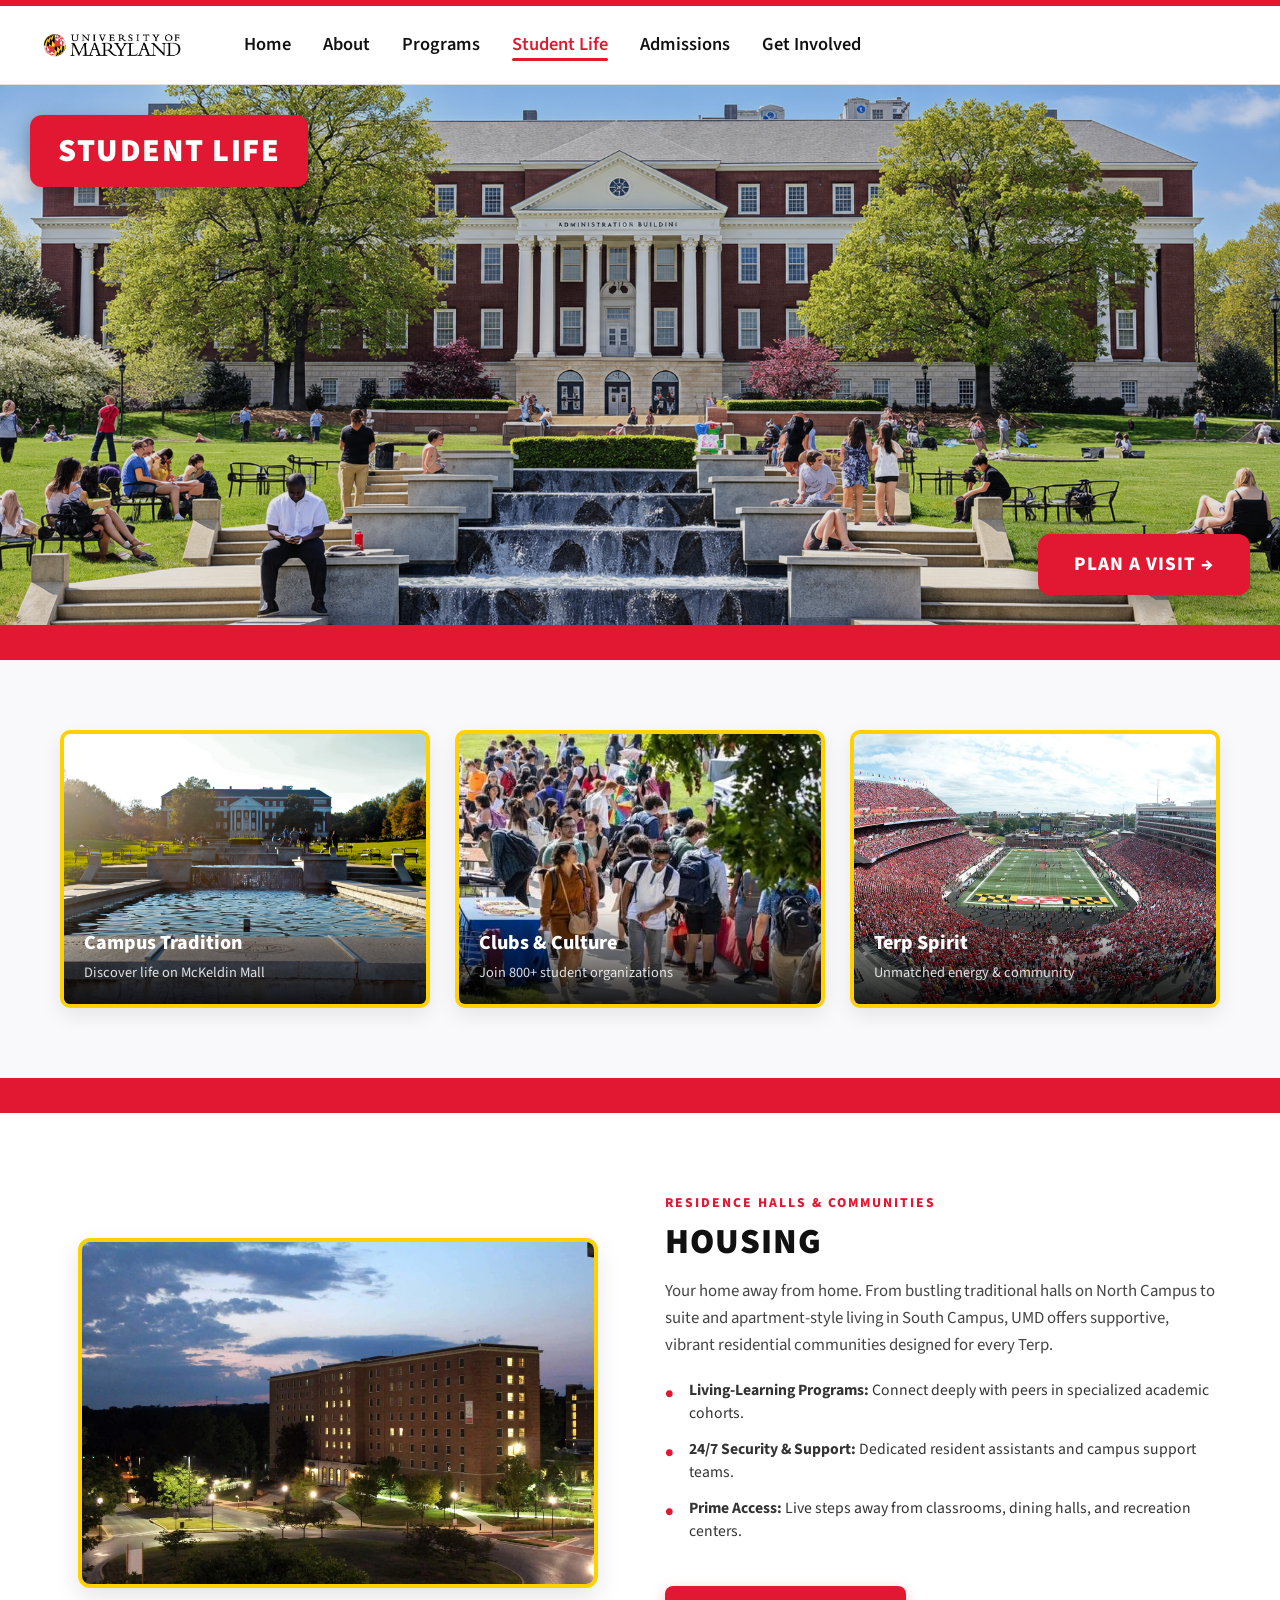
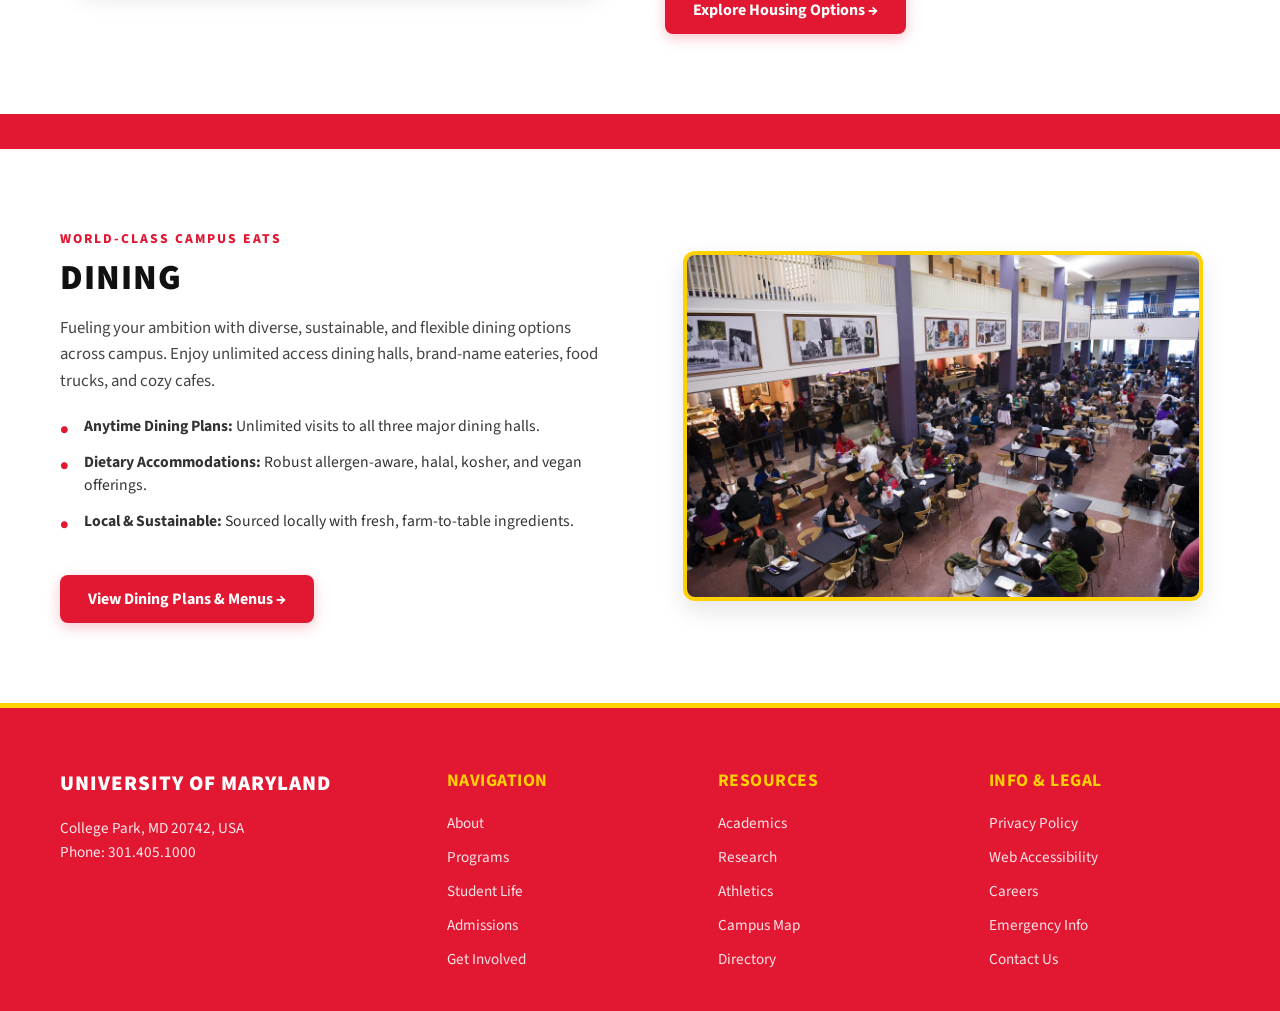
<file: studentlife.html>
<!DOCTYPE html>
<html lang="en">
<head>
  <meta charset="UTF-8">
  <meta name="viewport" content="width=device-width, initial-scale=1.0">
  <title>Student Life | University of Maryland</title>
  <link rel="stylesheet" href="styles.css">
  <!-- Google Fonts for Maryland Brand Typography -->
  <link rel="preconnect" href="https://fonts.googleapis.com">
  <link rel="preconnect" href="https://fonts.gstatic.com" crossorigin>
  <link href="https://fonts.googleapis.com/css2?family=Source+Sans+Pro:wght@400;600;700;900&family=Source+Serif+Pro:ital,wght@0,600;0,700;1,400&display=swap" rel="stylesheet">
</head>
<body>

  <!-- Top Red Accent Line -->
  <div class="top-bar"></div>

  <!-- Navigation Bar -->
  <header class="navbar">
    <div class="nav-container">
      <a href="index.html" class="logo">
        <img src="maryland-logo.webp" alt="University of Maryland Logo">
      </a>

      <!-- Hamburger Button for Mobile -->
      <button class="hamburger-btn" id="hamburger-btn" aria-label="Toggle navigation">
        <span class="bar"></span>
        <span class="bar"></span>
        <span class="bar"></span>
      </button>

      <!-- Nav Links -->
      <nav class="nav-menu" id="nav-menu">
        <ul class="nav-links">
          <li><a href="index.html">Home</a></li>
          <li><a href="about.html">About</a></li>
          <li><a href="programs.html">Programs</a></li>
          <li><a href="studentlife.html" class="active">Student Life</a></li>
          <li><a href="admissions.html">Admissions</a></li>
          <li><a href="getinvolved.html">Get Involved</a></li>
        </ul>
      </nav>
    </div>
  </header>

  <!-- Hero Section -->
  <section class="student-life-hero">
    <!-- Replace src with your hero image when ready -->
    <div class="hero-img-wrapper">
      <img src="studentlife.jpg" alt="UMD McKeldin Mall Campus Life" class="hero-bg-img">
    </div>
    
    <div class="hero-content-container">
      <div class="badge-card">
        <h1>STUDENT LIFE</h1>
      </div>
      
      <div class="visit-card-wrapper">
        <a href="#" class="btn-visit">PLAN A VISIT &rarr;</a>
      </div>
    </div>
  </section>

  <!-- Red Divider Line -->
  <div class="section-divider"></div>

  <!-- 3-Image Spotlight Gallery -->
  <section class="spotlight-section">
    <div class="container">
      <div class="spotlight-grid">
        
        <!-- Image Box 1 -->
        <div class="gallery-card">
          <!-- Replace .img-placeholder with <img src="your-image.jpg" alt="..."> -->
          <div class="img-placeholder">
            <img src="mckeldin-mall.jpg" alt="McKeldin Mall Campus Tradition">
          </div>
          <div class="gallery-overlay">
            <h3>Campus Tradition</h3>
            <p>Discover life on McKeldin Mall</p>
          </div>
        </div>

        <!-- Image Box 2 -->
        <div class="gallery-card">
          <!-- Replace .img-placeholder with <img src="your-image.jpg" alt="..."> -->
          <div class="img-placeholder">
            <img src="clubs-culture.jpg" alt="Clubs and Culture">
          </div>
          <div class="gallery-overlay">
            <h3>Clubs & Culture</h3>
            <p>Join 800+ student organizations</p>
          </div>
        </div>

        <!-- Image Box 3 -->
        <div class="gallery-card">
          <!-- Replace .img-placeholder with <img src="your-image.jpg" alt="..."> -->
          <div class="img-placeholder">
            <img src="terp-spirit.webp" alt="Terp Spirit">
          </div>
          <div class="gallery-overlay">
            <h3>Terp Spirit</h3>
            <p>Unmatched energy & community</p>
          </div>
        </div>

      </div>
    </div>
  </section>

  <!-- Red Divider Line -->
  <div class="section-divider"></div>

  <!-- Housing Section (Image Left, Content Right) -->
  <section class="feature-section housing-section">
    <div class="container feature-grid">
      
      <!-- Housing Image Column -->
      <div class="feature-media">
  <div class="feature-img-box">
    <img src="housing.webp" alt="UMD Housing">
  </div>
</div>

      <!-- Housing Content Column -->
      <div class="feature-content">
        <span class="section-tag">RESIDENCE HALLS & COMMUNITIES</span>
        <h2>HOUSING</h2>
        <p class="feature-lead">
          Your home away from home. From bustling traditional halls on North Campus to suite and apartment-style living in South Campus, UMD offers supportive, vibrant residential communities designed for every Terp.
        </p>
        <ul class="feature-list">
          <li><strong>Living-Learning Programs:</strong> Connect deeply with peers in specialized academic cohorts.</li>
          <li><strong>24/7 Security & Support:</strong> Dedicated resident assistants and campus support teams.</li>
          <li><strong>Prime Access:</strong> Live steps away from classrooms, dining halls, and recreation centers.</li>
        </ul>
        <a href="#" class="btn-umd-red">Explore Housing Options &rarr;</a>
      </div>

    </div>
  </section>

  <!-- Red Divider Line -->
  <div class="section-divider"></div>

  <!-- Dining Section (Content Left, Image Right) -->
  <section class="feature-section dining-section">
    <div class="container feature-grid reverse-mobile">
      
      <!-- Dining Content Column -->
      <div class="feature-content">
        <span class="section-tag">WORLD-CLASS CAMPUS EATS</span>
        <h2>DINING</h2>
        <p class="feature-lead">
          Fueling your ambition with diverse, sustainable, and flexible dining options across campus. Enjoy unlimited access dining halls, brand-name eateries, food trucks, and cozy cafes.
        </p>
        <ul class="feature-list">
          <li><strong>Anytime Dining Plans:</strong> Unlimited visits to all three major dining halls.</li>
          <li><strong>Dietary Accommodations:</strong> Robust allergen-aware, halal, kosher, and vegan offerings.</li>
          <li><strong>Local & Sustainable:</strong> Sourced locally with fresh, farm-to-table ingredients.</li>
        </ul>
        <a href="#" class="btn-umd-red">View Dining Plans & Menus &rarr;</a>
      </div>

      <!-- Dining Image Column -->
      <div class="feature-media">
  <div class="feature-img-box">
    <img src="dining.avif" alt="UMD Dining">
  </div>
</div>

    </div>
  </section>

  <!-- Red Footer Section -->
  <footer class="main-footer">
    <div class="container footer-grid">
      
      <!-- Column 1: Brand & Address -->
      <div class="footer-col footer-brand">
        <h3>UNIVERSITY OF MARYLAND</h3>
        <p>College Park, MD 20742, USA</p>
        <p>Phone: 301.405.1000</p>
      </div>

      <!-- Column 2: Nav Links -->
      <div class="footer-col">
        <h4>Navigation</h4>
        <ul class="footer-links">
          <li><a href="about.html">About</a></li>
          <li><a href="#">Programs</a></li>
          <li><a href="student-life.html">Student Life</a></li>
          <li><a href="#">Admissions</a></li>
          <li><a href="#">Get Involved</a></li>
        </ul>
      </div>

      <!-- Column 3: Resources -->
      <div class="footer-col">
        <h4>Resources</h4>
        <ul class="footer-links">
          <li><a href="#">Academics</a></li>
          <li><a href="#">Research</a></li>
          <li><a href="#">Athletics</a></li>
          <li><a href="#">Campus Map</a></li>
          <li><a href="#">Directory</a></li>
        </ul>
      </div>

      <!-- Column 4: Info & Legal -->
      <div class="footer-col">
        <h4>Info & Legal</h4>
        <ul class="footer-links">
          <li><a href="#">Privacy Policy</a></li>
          <li><a href="#">Web Accessibility</a></li>
          <li><a href="#">Careers</a></li>
          <li><a href="#">Emergency Info</a></li>
          <li><a href="#">Contact Us</a></li>
        </ul>
      </div>

    </div>
  </footer>

  <script src="script.js"></script>
</body>
</html>
</file>
<file: styles.css>
html, body {
    cursor: url("cursor.png"), auto;
}
:hover {
    cursor: url("cursor.png"), auto;
}


/* ==========================================
   RESET & GLOBAL STYLES
   ========================================== */
* {
  margin: 0;
  padding: 0;
  box-sizing: border-box;
}

body {
  font-family: 'Source Sans Pro', Arial, sans-serif;
  color: #222222;
  background-color: #ffffff;
  line-height: 1.5;
  overflow-x: hidden;
}

:root {
  --umd-red: #E21833;
  --umd-gold: #FFD100;
  --umd-border-gold: #EAAA00;
  --umd-dark: #111111;
  --umd-gray: #666666;
}

.container {
  max-width: 1200px;
  margin: 0 auto;
  padding: 0 20px;
}

/* ==========================================
   HEADER / NAVBAR
   ========================================== */
.top-bar {
  height: 6px;
  background-color: var(--umd-red);
}

.navbar {
  background-color: #ffffff;
  border-bottom: 1px solid #e0e0e0;
  padding: 15px 40px;
}

.nav-container {
  display: flex;
  justify-content: flex-start;
  align-items: center;
  gap: 60px;
  max-width: 1400px;
  margin: 0 auto;
}

.logo img {
  height: 48px;
  display: block;
}

.nav-links {
  display: flex;
  list-style: none;
  gap: 32px;
}

.nav-links a {
  position: relative;
  text-decoration: none;
  color: #111111;
  font-size: 1.15rem;
  font-weight: 600;
  padding-bottom: 4px;
  transition: color 0.3s ease;
}

.nav-links a::after {
  content: '';
  position: absolute;
  bottom: 0;
  left: 0;
  width: 0%;
  height: 3px;
  background-color: var(--umd-red);
  border-radius: 2px;
  transition: width 0.35s cubic-bezier(0.25, 1, 0.5, 1);
}

.nav-links a:hover {
  color: var(--umd-red);
}

.nav-links a:hover::after {
  width: 100%;
}

/* ==========================================
   EXPANDED HERO / VIDEO SECTION
   ========================================== */
.hero-section {
  position: relative;
  width: 100%;
  /* Fills view height so lower content stays hidden until scroll */
  height: calc(100vh - 84px);
  min-height: 600px;
  background-color: #000;
  overflow: hidden;
  display: flex;
  justify-content: center;
  align-items: flex-end;
}

.hero-video {
  position: absolute;
  top: 50%;
  left: 50%;
  min-width: 100%;
  min-height: 100%;
  width: auto;
  height: auto;
  transform: translate(-50%, -50%);
  object-fit: cover;
  z-index: 1;
}

.hero-overlay {
  position: relative;
  z-index: 2;
  margin-bottom: 50px;
  text-align: center;
  display: flex;
  flex-direction: column;
  align-items: center;
  gap: 20px;
}

.hero-overlay h2 {
  color: #ffffff;
  font-size: 2.2rem;
  font-weight: 700;
  letter-spacing: 3px;
  text-shadow: 0px 4px 12px rgba(0, 0, 0, 0.8);
}

/* Animated Mouse Scroll Indicator */
.mouse {
  width: 26px;
  height: 42px;
  border: 2px solid #ffffff;
  border-radius: 20px;
  display: block;
  position: relative;
}

.wheel {
  width: 4px;
  height: 8px;
  background-color: #ffffff;
  border-radius: 2px;
  position: absolute;
  top: 8px;
  left: 50%;
  transform: translateX(-50%);
  animation: scrollWheel 1.8s infinite;
}

@keyframes scrollWheel {
  0% { opacity: 1; top: 8px; }
  100% { opacity: 0; top: 22px; }
}

/* Red Section Divider */
.section-divider {
  height: 45px;
  background-color: var(--umd-red);
  width: 100%;
}

/* Hero Recruitment Overlay Elements */
.hero-title {
  font-size: 3rem;
  font-weight: 900;
  color: #ffffff;
  letter-spacing: 1px;
  margin: 10px 0 15px 0;
  text-transform: uppercase;
}

.hero-recruitment-text {
  font-size: 1.2rem;
  color: #f1f1f1;
  max-width: 650px;
  margin: 0 auto 25px auto;
  line-height: 1.6;
  text-shadow: 0 2px 4px rgba(0, 0, 0, 0.6);
}

.hero-cta-buttons {
  display: flex;
  gap: 15px;
  justify-content: center;
  align-items: center;
  margin-bottom: 25px;
}

.btn-cta-primary {
  background-color: var(--umd-gold, #FFD100);
  color: #111111;
  font-weight: 800;
  padding: 12px 30px;
  border-radius: 6px;
  text-decoration: none;
  font-size: 1rem;
  letter-spacing: 0.5px;
  transition: all 0.3s ease;
  box-shadow: 0 4px 12px rgba(0, 0, 0, 0.25);
}

.btn-cta-primary:hover {
  background-color: #e6bc00;
  color: #000000;
  transform: translateY(-2px);
}

.btn-cta-secondary {
  background-color: rgba(226, 24, 51, 0.9); /* UMD Red */
  color: #ffffff;
  font-weight: 800;
  padding: 12px 28px;
  border-radius: 6px;
  text-decoration: none;
  font-size: 1rem;
  transition: all 0.3s ease;
  border: 1px solid rgba(255, 255, 255, 0.3);
}

.btn-cta-secondary:hover {
  background-color: #be122a;
  color: #ffffff;
  transform: translateY(-2px);
}

@media (max-width: 768px) {
  .hero-title {
    font-size: 2rem;
  }
  
  .hero-recruitment-text {
    font-size: 1rem;
    padding: 0 15px;
  }

  .hero-cta-buttons {
    flex-direction: column;
    gap: 10px;
  }
}
/* ==========================================
   INTERACTIVE BY THE NUMBERS SECTION
   ========================================== */
.by-the-numbers {
  padding: 100px 20px 120px 20px;
  background-color: #ffffff;
}

.numbers-grid {
  display: grid;
  grid-template-columns: 1fr 1.1fr;
  gap: 70px;
}

.numbers-intro h2 {
  font-size: 2.5rem;
  font-weight: 900;
  letter-spacing: 0.5px;
  color: #000000;
  margin-bottom: 24px;
  text-transform: uppercase;
}

.numbers-intro p {
  font-size: 1.05rem;
  color: #333333;
  line-height: 1.7;
  margin-bottom: 28px;
}

.numbers-intro p em {
  font-family: 'Source Serif Pro', Georgia, serif;
}

/* Interactive Link Button */
.learn-more-link {
  color: var(--umd-red);
  text-decoration: none;
  font-weight: 700;
  font-size: 1rem;
  display: inline-flex;
  align-items: center;
  gap: 8px;
  transition: transform 0.3s ease;
}

.learn-more-link .arrow {
  transition: transform 0.3s ease;
}

.learn-more-link:hover .arrow {
  transform: translateX(6px);
}

/* Interactive Stat Cards */
.stats-list {
  display: flex;
  flex-direction: column;
  gap: 20px;
}

.stat-card {
  display: flex;
  align-items: center;
  gap: 24px;
  padding: 24px 28px;
  background: #ffffff;
  border-left: 4px solid var(--umd-border-gold);
  border-radius: 0 8px 8px 0;
  box-shadow: 0 4px 15px rgba(0, 0, 0, 0.03);
  transition: transform 0.3s cubic-bezier(0.25, 1, 0.5, 1), 
              box-shadow 0.3s ease, 
              border-color 0.3s ease;
  cursor: pointer;
}

.stat-card:hover {
  transform: translateX(10px) translateY(-2px);
  border-left-color: var(--umd-red);
  box-shadow: 0 12px 28px rgba(226, 24, 51, 0.12);
}

.stat-number-wrapper {
  display: flex;
  align-items: baseline;
  min-width: 100px;
  font-size: 3.8rem;
  font-weight: 900;
  font-style: italic;
  color: var(--umd-red);
  line-height: 0.9;
}

.stat-details {
  display: flex;
  flex-direction: column;
}

.stat-title {
  font-size: 1.1rem;
  font-weight: 700;
  color: #111111;
  line-height: 1.35;
}

.stat-source {
  font-size: 0.85rem;
  color: var(--umd-gray);
  margin-top: 6px;
}

/* ==========================================
   SCROLL REVEAL ANIMATIONS
   ========================================== */
@supports (animation-timeline: view()) {
  .reveal-left {
    animation: slideInLeft linear both;
    animation-timeline: view();
    animation-range: entry 10% cover 30%;
  }

  .reveal-right {
    animation: slideInRight linear both;
    animation-timeline: view();
    animation-range: entry 10% cover 30%;
  }

  @keyframes slideInLeft {
    from {
      opacity: 0;
      transform: translateX(-50px);
    }
    to {
      opacity: 1;
      transform: translateX(0);
    }
  }

  @keyframes slideInRight {
    from {
      opacity: 0;
      transform: translateX(50px);
    }
    to {
      opacity: 1;
      transform: translateX(0);
    }
  }
}

/* Fallback: Ensures section is ALWAYS 100% visible if unsupported */
.reveal-left,
.reveal-right {
  opacity: 1;
  transform: none;
}


/* ==========================================
   RESPONSIVE / MOBILE STACKING STYLES
   ========================================== */
@media (max-width: 900px) {
  
  /* 1. Stack the Navbar Elements */
  .navbar {
    padding: 15px 20px;
  }

  .nav-container {
    flex-direction: column; /* Stacks logo above navigation */
    align-items: center;
    gap: 15px;
  }

  .nav-links {
    flex-wrap: wrap; /* Allows links to wrap to a second line if tight */
    justify-content: center;
    gap: 16px;
  }

  .nav-links a {
    font-size: 0.95rem; /* Slightly smaller text for compact screens */
  }

  /* 2. Adjust Hero Section for Smaller Viewports */
  .hero-section {
    height: 50vh; /* Reduces video height so users see content below faster */
    min-height: 350px;
  }

  .hero-overlay h2 {
    font-size: 1.5rem;
    letter-spacing: 2px;
  }

  /* 3. Stack "By the Numbers" Section */
  .by-the-numbers {
    padding: 50px 20px 60px 20px;
  }

  .numbers-grid {
    grid-template-columns: 1fr; /* Switches 2-column grid to a single vertical column */
    gap: 40px;
  }

  .numbers-intro h2 {
    font-size: 2rem;
  }

  /* 4. Optimize Mobile Stat Cards */
  .stat-card {
    flex-direction: column; /* Stacks number above stat text */
    align-items: flex-start;
    gap: 8px;
    padding: 18px 20px;
  }

  .stat-number-wrapper {
    font-size: 3rem; /* Slightly smaller stat numbers for mobile screens */
    min-width: auto;
  }

  .stat-title {
    font-size: 1rem;
  }
}



/* ==========================================
   DESKTOP STYLES (Default)
   ========================================== */
.hamburger-btn {
  display: none; /* Hidden on large screens */
  flex-direction: column;
  justify-content: space-between;
  width: 28px;
  height: 20px;
  background: none;
  border: none;
  cursor: pointer;
  padding: 0;
  z-index: 100;
}

.hamburger-btn .bar {
  width: 100%;
  height: 3px;
  background-color: #111111;
  border-radius: 2px;
  transition: all 0.3s ease;
}

/* ==========================================
   MOBILE & SMALL SCREEN STYLES
   ========================================== */
@media (max-width: 900px) {
  .navbar {
    position: relative;
    padding: 15px 20px;
  }

  .nav-container {
    justify-content: space-between; /* Logo on left, Hamburger on right */
    width: 100%;
  }

  /* Show Hamburger Button */
  .hamburger-btn {
    display: flex;
  }

  /* Hide menu words by default & set up slide-down container */
  .nav-menu {
    position: absolute;
    top: 100%;
    left: 0;
    width: 100%;
    background-color: #ffffff;
    border-bottom: 4px solid var(--umd-red);
    box-shadow: 0 8px 16px rgba(0, 0, 0, 0.1);
    
    /* Collapsed state */
    max-height: 0;
    overflow: hidden;
    transition: max-height 0.4s ease-in-out;
  }

  /* When Hamburger is clicked -> Menu expands */
  .nav-menu.open {
    max-height: 350px; /* Big enough to fit all 5 links */
  }

  .nav-links {
    flex-direction: column; /* Stacks words vertically */
    align-items: flex-start;
    gap: 20px;
    padding: 20px 25px;
  }

  .nav-links a {
    font-size: 1.15rem;
    display: block;
    width: 100%;
  }

  /* Transform Hamburger lines into an "X" when clicked */
  .hamburger-btn.open .bar:nth-child(1) {
    transform: translateY(8.5px) rotate(45deg);
    background-color: var(--umd-red);
  }

  .hamburger-btn.open .bar:nth-child(2) {
    opacity: 0;
  }

  .hamburger-btn.open .bar:nth-child(3) {
    transform: translateY(-8.5px) rotate(-45deg);
    background-color: var(--umd-red);
  }
}


/* Smooth scrolling */
html {
  scroll-behavior: smooth;
}

/* ==========================================
   EXPLORE MORE & ANIMATED CHEVRON ARROW
   ========================================== */
.hero-overlay {
  position: relative;
  z-index: 2;
  margin-bottom: 45px;
  text-align: center;
  display: flex;
  flex-direction: column;
  align-items: center;
  gap: 16px;
}

.hero-overlay h2 {
  color: #ffffff;
  font-size: 2.2rem;
  font-weight: 700;
  letter-spacing: 3px;
  text-shadow: 0px 4px 12px rgba(0, 0, 0, 0.8);
}

/* Scroll Arrow Link Container */
.scroll-arrow-link {
  display: flex;
  justify-content: center;
  align-items: center;
  width: 50px;
  height: 50px;
  text-decoration: none;
  border-radius: 50%;
  background: rgba(0, 0, 0, 0.3);
  backdrop-filter: blur(4px);
  border: 1px solid rgba(255, 255, 255, 0.4);
  transition: all 0.35s cubic-bezier(0.25, 1, 0.5, 1);
  animation: arrowBounce 2s infinite;
}

/* Sharp CSS Chevron Down Arrow */
.chevron-arrow {
  width: 14px;
  height: 14px;
  border-right: 3px solid #ffffff;
  border-bottom: 3px solid #ffffff;
  transform: rotate(45deg) translateY(-2px);
  transition: border-color 0.3s ease, transform 0.3s ease;
}

/* Hover & Active Effects */
.scroll-arrow-link:hover {
  background: var(--umd-red); /* Fills with UMD Red */
  border-color: var(--umd-red);
  transform: translateY(-4px) scale(1.1); /* Lifts up slightly */
  box-shadow: 0 8px 20px rgba(226, 24, 51, 0.5);
  animation-play-state: paused; /* Pauses idle bounce on hover */
}

.scroll-arrow-link:hover .chevron-arrow {
  border-color: #ffffff;
  transform: rotate(45deg) translateY(0px);
}

/* Idle Gentle Bounce Animation */
@keyframes arrowBounce {
  0%, 20%, 50%, 80%, 100% {
    transform: translateY(0);
  }
  40% {
    transform: translateY(8px);
  }
  60% {
    transform: translateY(4px);
  }
}


/* ==========================================
   RED FOOTER SECTION
   ========================================== */
.main-footer {
  background-color: var(--umd-red);
  color: #ffffff;
  padding: 60px 20px 40px 20px;
  border-top: 5px solid var(--umd-gold); /* Classic Maryland Gold accent line */
  width: 100%;
}

.footer-grid {
  display: grid;
  grid-template-columns: 1.5fr 1fr 1fr 1fr;
  gap: 40px;
}

.footer-col h3 {
  font-family: 'Source Sans Pro', sans-serif;
  font-size: 1.3rem;
  font-weight: 900;
  letter-spacing: 1px;
  margin-bottom: 16px;
  color: #ffffff;
}

.footer-col h4 {
  font-size: 1.1rem;
  font-weight: 700;
  margin-bottom: 16px;
  color: var(--umd-gold); /* Gold subheadings for quick scannability */
  text-transform: uppercase;
  letter-spacing: 0.5px;
}

.footer-brand p {
  font-size: 0.95rem;
  line-height: 1.6;
  opacity: 0.9;
}

.footer-brand .copyright {
  margin-top: 20px;
  font-size: 0.85rem;
  opacity: 0.75;
}

.footer-links {
  list-style: none;
  display: flex;
  flex-direction: column;
  gap: 10px;
}

.footer-links a {
  color: #ffffff;
  text-decoration: none;
  font-size: 0.95rem;
  font-weight: 400;
  opacity: 0.88;
  transition: opacity 0.25s ease, padding-left 0.25s ease;
}

/* Subtle Left-Slide Hover Effect on Links */
.footer-links a:hover {
  opacity: 1;
  padding-left: 6px;
  text-decoration: underline;
}

/* ==========================================
   MOBILE FOOTER STACKING
   ========================================== */
@media (max-width: 900px) {
  .footer-grid {
    grid-template-columns: 1fr 1fr; /* 2x2 layout on tablet */
    gap: 30px;
  }
}

@media (max-width: 550px) {
  .footer-grid {
    grid-template-columns: 1fr; /* Single column on mobile */
    gap: 30px;
  }
}


/* ==========================================
   RESET & GLOBAL STYLES
   ========================================== */
* {
  margin: 0;
  padding: 0;
  box-sizing: border-box;
}

html {
  scroll-behavior: smooth;
}

body {
  font-family: 'Source Sans Pro', Arial, sans-serif;
  color: #222222;
  background-color: #ffffff;
  line-height: 1.5;
  overflow-x: hidden;
}

:root {
  --umd-red: #E21833;
  --umd-gold: #FFD100;
  --umd-border-gold: #EAAA00;
  --umd-dark: #111111;
  --umd-gray: #666666;
}

.container {
  max-width: 1200px;
  margin: 0 auto;
  padding: 0 20px;
}

/* ==========================================
   HEADER & NAVIGATION BAR
   ========================================== */
.top-bar {
  height: 6px;
  background-color: var(--umd-red);
}

.navbar {
  position: relative;
  background-color: #ffffff;
  border-bottom: 1px solid #e0e0e0;
  padding: 15px 40px;
  z-index: 1000;
}

.nav-container {
  display: flex;
  justify-content: flex-start;
  align-items: center;
  gap: 60px;
  max-width: 1400px;
  margin: 0 auto;
}

.logo img {
  height: 48px;
  display: block;
}

.nav-links {
  display: flex;
  list-style: none;
  gap: 32px;
}

.nav-links a {
  position: relative;
  text-decoration: none;
  color: #111111;
  font-size: 1.15rem;
  font-weight: 600;
  padding-bottom: 4px;
  transition: color 0.3s ease;
}

/* Animated Left-to-Right Underline */
.nav-links a::after {
  content: '';
  position: absolute;
  bottom: 0;
  left: 0;
  width: 0%;
  height: 3px;
  background-color: var(--umd-red);
  border-radius: 2px;
  transition: width 0.35s cubic-bezier(0.25, 1, 0.5, 1);
}

.nav-links a:hover,
.nav-links a.active {
  color: var(--umd-red);
}

.nav-links a:hover::after,
.nav-links a.active::after {
  width: 100%;
}

.hamburger-btn {
  display: none;
  flex-direction: column;
  justify-content: space-between;
  width: 28px;
  height: 20px;
  background: none;
  border: none;
  cursor: pointer;
  padding: 0;
  z-index: 1001;
}

.hamburger-btn .bar {
  width: 100%;
  height: 3px;
  background-color: #111111;
  border-radius: 2px;
  transition: all 0.3s ease;
}

/* ==========================================
   HERO SECTION (PROPERLY FRAMED IMAGE)
   ========================================== */
.about-hero {
  position: relative;
  width: 100%;
  height: 60vh;
  min-height: 460px;
  max-height: 620px;
  background-color: #111111;
  overflow: hidden;
  display: flex;
  justify-content: center;
  align-items: center;
}

.hero-img-wrapper {
  position: absolute;
  top: 0;
  left: 0;
  width: 100%;
  height: 100%;
}

.hero-bg-img {
  width: 100%;
  height: 100%;
  object-fit: cover;
  object-position: center 35%; /* Properly positions mascot & bronze turtle */
  filter: brightness(0.85);
}

.hero-content {
  position: relative;
  z-index: 2;
  display: flex;
  flex-direction: column;
  align-items: center;
  gap: 20px;
  text-align: center;
  padding: 0 20px;
}

.category-badge {
  background-color: var(--umd-red);
  color: #ffffff;
  font-weight: 800;
  font-size: 0.95rem;
  letter-spacing: 2px;
  padding: 6px 22px;
  border-radius: 50px;
  box-shadow: 0 4px 12px rgba(226, 24, 51, 0.35);
  text-transform: uppercase;
}

.headline-card {
  background: rgba(226, 24, 51, 0.92);
  backdrop-filter: blur(8px);
  padding: 18px 45px;
  border-radius: 12px;
  box-shadow: 0 10px 30px rgba(0, 0, 0, 0.4);
  border: 1px solid rgba(255, 255, 255, 0.2);
}

.headline-card h1 {
  color: #ffffff;
  font-size: 2.8rem;
  font-weight: 900;
  letter-spacing: 3px;
  text-transform: uppercase;
  margin: 0;
}

.scroll-arrow-link {
  display: flex;
  justify-content: center;
  align-items: center;
  width: 48px;
  height: 48px;
  margin-top: 15px;
  text-decoration: none;
  border-radius: 50%;
  background: rgba(0, 0, 0, 0.35);
  backdrop-filter: blur(4px);
  border: 1px solid rgba(255, 255, 255, 0.4);
  transition: all 0.35s ease;
  animation: arrowBounce 2s infinite;
}

.chevron-arrow {
  width: 12px;
  height: 12px;
  border-right: 3px solid #ffffff;
  border-bottom: 3px solid #ffffff;
  transform: rotate(45deg) translateY(-2px);
}

.scroll-arrow-link:hover {
  background: var(--umd-red);
  border-color: var(--umd-red);
  transform: translateY(-4px) scale(1.08);
  box-shadow: 0 8px 20px rgba(226, 24, 51, 0.5);
  animation-play-state: paused;
}

@keyframes arrowBounce {
  0%, 20%, 50%, 80%, 100% { transform: translateY(0); }
  40% { transform: translateY(8px); }
  60% { transform: translateY(4px); }
}

.section-divider {
  height: 40px;
  background-color: var(--umd-red);
  width: 100%;
}

/* ==========================================
   UPGRADED MISSION & IMPACT SECTION
   ========================================== */
.mission-section {
  padding: 90px 20px;
  background: linear-gradient(180deg, #fdfdfd 0%, #f4f4f6 100%);
}

.mission-quote-container {
  position: relative;
  max-width: 950px;
  margin: 0 auto 60px auto;
  text-align: center;
  padding: 0 30px;
}

.quote-mark {
  display: block;
  font-family: 'Source Serif Pro', Georgia, serif;
  font-size: 5rem;
  line-height: 1;
  color: var(--umd-red);
  margin-bottom: -25px;
}

.mission-quote {
  font-family: 'Source Serif Pro', Georgia, serif;
  font-size: 1.8rem;
  line-height: 1.5;
  color: #ffffff;
  font-weight: 600;
}

.impact-grid {
  display: grid;
  grid-template-columns: repeat(3, 1fr);
  gap: 30px;
  max-width: 1100px;
  margin: 0 auto;
}

.impact-card {
  background: #ffffff;
  padding: 35px 28px;
  border-radius: 10px;
  border-top: 4px solid var(--umd-red);
  box-shadow: 0 10px 25px rgba(0, 0, 0, 0.05);
  transition: transform 0.35s ease, box-shadow 0.35s ease, border-top-color 0.35s ease;
}

.impact-card:hover {
  transform: translateY(-8px);
  border-top-color: var(--umd-gold);
  box-shadow: 0 18px 35px rgba(226, 24, 51, 0.12);
}

.impact-icon {
  font-size: 0.9rem;
  font-weight: 900;
  color: var(--umd-red);
  background: rgba(226, 24, 51, 0.08);
  width: 36px;
  height: 36px;
  border-radius: 50%;
  display: flex;
  align-items: center;
  justify-content: center;
  margin-bottom: 18px;
}

.impact-card h3 {
  font-size: 1.35rem;
  font-weight: 900;
  letter-spacing: 1px;
  color: #111111;
  margin-bottom: 12px;
}

.impact-card p {
  font-size: 0.98rem;
  color: #000000;
  line-height: 1.6;
}

/* ==========================================
   BY THE NUMBERS SECTION
   ========================================== */
.by-the-numbers {
  padding: 90px 20px 110px 20px;
  background-color: #ffffff;
}

.numbers-grid {
  display: grid;
  grid-template-columns: 1fr 1.1fr;
  gap: 70px;
}

.numbers-intro h2 {
  font-size: 2.5rem;
  font-weight: 900;
  letter-spacing: 0.5px;
  color: #000000;
  margin-bottom: 20px;
  text-transform: uppercase;
}

.numbers-intro p {
  font-size: 1.05rem;
  color: #333333;
  line-height: 1.7;
  margin-bottom: 30px;
}

.btn-umd-red {
  display: inline-block;
  background-color: var(--umd-red);
  color: #ffffff;
  text-decoration: none;
  font-weight: 700;
  font-size: 0.95rem;
  padding: 12px 24px;
  border-radius: 4px;
  transition: all 0.3s ease;
  box-shadow: 0 4px 12px rgba(226, 24, 51, 0.2);
}

.btn-umd-red:hover {
  background-color: #b80f25;
  transform: translateY(-2px);
  box-shadow: 0 8px 20px rgba(226, 24, 51, 0.35);
}

.stats-list {
  display: flex;
  flex-direction: column;
  gap: 20px;
  cursor: url("cursor.png"), auto;

}

.stat-card {
  display: flex;
  align-items: center;
  gap: 24px;
  padding: 24px 28px;
  background: #ffffff;
  border-left: 4px solid var(--umd-border-gold);
  border-radius: 0 8px 8px 0;
  box-shadow: 0 4px 15px rgba(0, 0, 0, 0.03);
  transition: transform 0.3s cubic-bezier(0.25, 1, 0.5, 1), 
              box-shadow 0.3s ease, 
              border-left-color 0.3s ease;
  cursor: pointer;
}

.stat-card:hover {
  transform: translateX(10px) translateY(-2px);
  border-left-color: var(--umd-red);
  box-shadow: 0 12px 28px rgba(226, 24, 51, 0.12);
  cursor: url("cursor.png"), auto;

}

.stat-number-wrapper {
  display: flex;
  align-items: baseline;
  min-width: 140px;
  font-size: 3.6rem;
  font-weight: 900;
  font-style: italic;
  color: var(--umd-red);
  line-height: 0.9;
}

.stat-details {
  display: flex;
  flex-direction: column;
}

.stat-title {
  font-size: 1.15rem;
  font-weight: 700;
  color: #111111;
  line-height: 1.3;
}

.stat-source {
  font-size: 0.85rem;
  color: var(--umd-gray);
  margin-top: 4px;
}

/* ==========================================
   RED FOOTER SECTION
   ========================================== */
.main-footer {
  background-color: var(--umd-red);
  color: #ffffff;
  padding: 60px 20px 40px 20px;
  border-top: 5px solid var(--umd-gold);
  width: 100%;
}

.footer-grid {
  display: grid;
  grid-template-columns: 1.5fr 1fr 1fr 1fr;
  gap: 40px;
}

.footer-col h3 {
  font-size: 1.3rem;
  font-weight: 900;
  letter-spacing: 1px;
  margin-bottom: 16px;
  color: #ffffff;
}

.footer-col h4 {
  font-size: 1.1rem;
  font-weight: 700;
  margin-bottom: 16px;
  color: var(--umd-gold);
  text-transform: uppercase;
  letter-spacing: 0.5px;
}

.footer-brand p {
  font-size: 0.95rem;
  line-height: 1.6;
  opacity: 0.9;
}

.footer-brand .copyright {
  margin-top: 20px;
  font-size: 0.85rem;
  opacity: 0.75;
}

.footer-links {
  list-style: none;
  display: flex;
  flex-direction: column;
  gap: 10px;
}

.footer-links a {
  color: #ffffff;
  text-decoration: none;
  font-size: 0.95rem;
  opacity: 0.88;
  transition: opacity 0.25s ease, padding-left 0.25s ease;
}

.footer-links a:hover {
  opacity: 1;
  padding-left: 6px;
  text-decoration: underline;
}

/* ==========================================
   RESPONSIVE STACKING FOR SMALL SCREENS
   ========================================== */
@media (max-width: 900px) {
  .navbar {
    padding: 15px 20px;
  }

  .nav-container {
    justify-content: space-between;
    gap: 0;
  }

  .hamburger-btn {
    display: flex;
  }

  .nav-menu {
    position: absolute;
    top: 100%;
    left: 0;
    width: 100%;
    background-color: #ffffff;
    border-bottom: 4px solid var(--umd-red);
    box-shadow: 0 8px 16px rgba(0, 0, 0, 0.1);
    max-height: 0;
    overflow: hidden;
    transition: max-height 0.4s ease-in-out;
  }

  .nav-menu.open {
    max-height: 350px;
  }

  .nav-links {
    flex-direction: column;
    align-items: flex-start;
    gap: 18px;
    padding: 20px 25px;
  }

  .hamburger-btn.open .bar:nth-child(1) {
    transform: translateY(8.5px) rotate(45deg);
    background-color: var(--umd-red);
  }

  .hamburger-btn.open .bar:nth-child(2) {
    opacity: 0;
  }

  .hamburger-btn.open .bar:nth-child(3) {
    transform: translateY(-8.5px) rotate(-45deg);
    background-color: var(--umd-red);
  }

  .about-hero {
    height: 50vh;
  }

  .headline-card h1 {
    font-size: 1.8rem;
    letter-spacing: 1px;
  }

  .headline-card {
    padding: 14px 24px;
  }

  .mission-quote {
    font-size: 1.35rem;
  }

  .impact-grid {
    grid-template-columns: 1fr;
    gap: 20px;
  }

  .numbers-grid {
    grid-template-columns: 1fr;
    gap: 40px;
  }

  .footer-grid {
    grid-template-columns: 1fr 1fr;
    gap: 30px;
  }
}

@media (max-width: 550px) {
  .footer-grid {
    grid-template-columns: 1fr;
  }

  .stat-card {
    flex-direction: column;
    align-items: flex-start;
    gap: 8px;
  }
}

/* ==========================================
   ABOUT PAGE ADDITIONS
   ========================================== */

/* Mission Overview Box */
.overview-box {
  background-color: var(--umd-gray, #f8f9fa);
  padding: 35px 40px;
  border-radius: 12px;
  border-left: 6px solid var(--umd-red, #E21833);
  margin-bottom: 40px;
}

.overview-box h2 {
  font-size: 2rem;
  font-weight: 900;
  color: #111111;
  margin: 6px 0 12px 0;
}

/* Mission Quote */
.mission-section {
  padding: 70px 0;
  background-color: #ffffff;
}

.mission-quote-container {
  position: relative;
  background-color: #111111;
  color: #ffffff;
  padding: 40px 50px;
  border-radius: 12px;
  border: 4px solid var(--umd-gold, #FFD100);
  margin-bottom: 50px;
}

.quote-mark {
  font-size: 4rem;
  color: var(--umd-gold, #FFD100);
  line-height: 0;
  position: absolute;
  top: 30px;
  left: 20px;
  font-family: Georgia, serif;
}

.mission-quote {
  font-size: 1.25rem;
  font-weight: 600;
  line-height: 1.6;
  padding-left: 20px;
}

.impact-grid {
  display: grid;
  grid-template-columns: repeat(3, 1fr);
  gap: 30px;
}

.impact-card {
  background-color: var(--umd-gray, #f8f9fa);
  padding: 30px;
  border-radius: 10px;
  border-top: 4px solid var(--umd-red, #E21833);
}

.impact-icon {
  font-size: 1.8rem;
  font-weight: 900;
  color: var(--umd-red, #E21833);
  margin-bottom: 10px;
}

.impact-card h3 {
  font-size: 1.3rem;
  font-weight: 800;
  color: #000000;
  margin-bottom: 8px;
}

/* Unique Feature Section */
.unique-section {
  padding: 80px 0;
  background-color: var(--umd-gray, #f8f9fa);
}

.unique-card {
  background-color: var(--umd-red, #E21833);
  color: #ffffff;
  padding: 50px;
  border-radius: 16px;
  border: 4px solid var(--umd-gold, #FFD100);
  box-shadow: 0 12px 30px rgba(0, 0, 0, 0.15);
}

.unique-content h2 {
  font-size: 2.3rem;
  font-weight: 900;
  margin: 8px 0 20px 0;
}

.unique-content p {
  font-size: 1.1rem;
  line-height: 1.7;
  opacity: 0.95;
  margin-bottom: 15px;
}

.unique-content p:last-child {
  margin-bottom: 0;
}

/* Numbers Section Grid */
.by-the-numbers {
  padding: 80px 0;
  background-color: #ffffff;
}

.numbers-grid {
  display: grid;
  grid-template-columns: 1fr 1fr;
  gap: 50px;
  align-items: center;
}

.numbers-intro h2 {
  font-size: 2.4rem;
  font-weight: 900;
  color: #111111;
  margin-bottom: 15px;
}

.numbers-intro p {
  font-size: 1.05rem;
  color: #444444;
  line-height: 1.6;
  margin-bottom: 25px;
}

.stats-list {
  display: flex;
  flex-direction: column;
  gap: 20px;
}

.stat-card {
  display: flex;
  align-items: center;
  gap: 25px;
  background-color: var(--umd-gray, #f8f9fa);
  padding: 20px 25px;
  border-radius: 10px;
  border-left: 5px solid var(--umd-gold, #FFD100);
}

.stat-number {
  font-size: 2.5rem;
  font-weight: 900;
  color: var(--umd-red, #E21833);
}

.stat-title {
  font-size: 1.1rem;
  font-weight: 800;
  color: #111111;
  text-transform: uppercase;
}

.stat-source {
  font-size: 0.88rem;
  color: #666666;
}

@media (max-width: 900px) {
  .impact-grid, .numbers-grid {
    grid-template-columns: 1fr;
  }
}



/* STUDENTLIFE */

/* ==========================================
   RESET & GLOBAL STYLES
   ========================================== */
* {
  margin: 0;
  padding: 0;
  box-sizing: border-box;
}

html {
  scroll-behavior: smooth;
}

body {
  font-family: 'Source Sans Pro', Arial, sans-serif;
  color: #222222;
  background-color: #ffffff;
  line-height: 1.5;
  overflow-x: hidden;
}

:root {
  --umd-red: #E21833;
  --umd-gold: #FFD100;
  --umd-border-gold: #EAAA00;
  --umd-dark: #111111;
  --umd-gray: #666666;
}

.container {
  max-width: 1200px;
  margin: 0 auto;
  padding: 0 20px;
}

/* ==========================================
   HEADER & NAVIGATION BAR
   ========================================== */
.top-bar {
  height: 6px;
  background-color: var(--umd-red);
}

.navbar {
  position: relative;
  background-color: #ffffff;
  border-bottom: 1px solid #e0e0e0;
  padding: 15px 40px;
  z-index: 1000;
}

.nav-container {
  display: flex;
  justify-content: flex-start;
  align-items: center;
  gap: 60px;
  max-width: 1400px;
  margin: 0 auto;
}

.logo img {
  height: 48px;
  display: block;
}

.nav-links {
  display: flex;
  list-style: none;
  gap: 32px;
}

.nav-links a {
  position: relative;
  text-decoration: none;
  color: #111111;
  font-size: 1.15rem;
  font-weight: 600;
  padding-bottom: 4px;
  transition: color 0.3s ease;
}

.nav-links a::after {
  content: '';
  position: absolute;
  bottom: 0;
  left: 0;
  width: 0%;
  height: 3px;
  background-color: var(--umd-red);
  border-radius: 2px;
  transition: width 0.35s cubic-bezier(0.25, 1, 0.5, 1);
}

.nav-links a:hover,
.nav-links a.active {
  color: var(--umd-red);
}

.nav-links a:hover::after,
.nav-links a.active::after {
  width: 100%;
}

.hamburger-btn {
  display: none;
  flex-direction: column;
  justify-content: space-between;
  width: 28px;
  height: 20px;
  background: none;
  border: none;
  cursor: pointer;
  padding: 0;
  z-index: 1001;
}

.hamburger-btn .bar {
  width: 100%;
  height: 3px;
  background-color: #111111;
  border-radius: 2px;
  transition: all 0.3s ease;
}

/* ==========================================
   STUDENT LIFE HERO SECTION
   ========================================== */
.student-life-hero {
  position: relative;
  width: 100%;
  height: 60vh;
  min-height: 450px;
  background-color: #222222;
  overflow: hidden;
}

.hero-img-wrapper {
  position: absolute;
  top: 0;
  left: 0;
  width: 100%;
  height: 100%;
}

.hero-bg-img {
  width: 100%;
  height: 100%;
  object-fit: cover;
  object-position: center;
  filter: brightness(0.9);
}

.hero-content-container {
  position: relative;
  z-index: 2;
  max-width: 1300px;
  height: 100%;
  margin: 0 auto;
  padding: 30px;
  display: flex;
  flex-direction: column;
  justify-content: space-between;
}

.badge-card {
  align-self: flex-start;
  background-color: var(--umd-red);
  padding: 12px 28px;
  border-radius: 12px;
  box-shadow: 0 6px 18px rgba(0, 0, 0, 0.3);
}

.badge-card h1 {
  color: #ffffff;
  font-size: 2rem;
  font-weight: 900;
  letter-spacing: 1.5px;
  text-transform: uppercase;
}

.visit-card-wrapper {
  align-self: flex-end;
}

.btn-visit {
  display: inline-block;
  background-color: var(--umd-red);
  color: #ffffff;
  font-weight: 800;
  font-size: 1.2rem;
  padding: 16px 36px;
  border-radius: 12px;
  text-decoration: none;
  letter-spacing: 1px;
  box-shadow: 0 8px 24px rgba(0, 0, 0, 0.35);
  transition: all 0.3s ease;
}

.btn-visit:hover {
  background-color: #be122a;
  transform: translateY(-4px);
  box-shadow: 0 12px 30px rgba(226, 24, 51, 0.5);
}

.section-divider {
  height: 35px;
  background-color: var(--umd-red);
  width: 100%;
}

/* ==========================================
   PHOTO SPOTLIGHT GALLERY & PLACEHOLDERS
   ========================================== */
.spotlight-section {
  padding: 70px 0;
  background-color: #f9f9fb;
}

.spotlight-grid {
  display: grid;
  grid-template-columns: repeat(3, 1fr);
  gap: 25px;
}

.gallery-card {
  position: relative;
  border-radius: 10px;
  overflow: hidden;
  box-shadow: 0 8px 20px rgba(0, 0, 0, 0.08);
  background-color: #e2e4e8;
  aspect-ratio: 4 / 3;
}

/* Grey Crosshatch Placeholder Style */
.img-placeholder {
  width: 100%;
  height: 100%;
  background-color: #d1d5db;
  background-image: 
    linear-gradient(45deg, #c4c9d0 25%, transparent 25%), 
    linear-gradient(-45deg, #c4c9d0 25%, transparent 25%), 
    linear-gradient(45deg, transparent 75%, #c4c9d0 75%), 
    linear-gradient(-45deg, transparent 75%, #c4c9d0 75%);
  background-size: 30px 30px;
  background-position: 0 0, 0 15px, 15px -15px, -15px 0px;
  display: flex;
  align-items: center;
  justify-content: center;
  color: #555555;
  font-weight: 700;
  font-size: 1.1rem;
  text-transform: uppercase;
  letter-spacing: 1px;
}

.gallery-card img {
  width: 100%;
  height: 100%;
  object-fit: cover;
  transition: transform 0.4s ease;
}

.gallery-overlay {
  position: absolute;
  bottom: 0;
  left: 0;
  width: 100%;
  padding: 20px;
  background: linear-gradient(0deg, rgba(0,0,0,0.85) 0%, rgba(0,0,0,0) 100%);
  color: #ffffff;
}

.gallery-overlay h3 {
  font-size: 1.25rem;
  font-weight: 800;
  margin-bottom: 4px;
}

.gallery-overlay p {
  font-size: 0.9rem;
  opacity: 0.85;
}

.gallery-card:hover img {
  transform: scale(1.06);
}

/* ==========================================
   HOUSING & DINING FEATURE SECTIONS
   ========================================== */
.feature-section {
  padding: 90px 0;
  background-color: #ffffff;
}

.feature-grid {
  display: grid;
  grid-template-columns: 1fr 1fr;
  gap: 60px;
  align-items: center;
}

.large-placeholder {
  min-height: 380px;
  border-radius: 12px;
  box-shadow: 0 10px 25px rgba(0, 0, 0, 0.08);
}

.feature-content {
  display: flex;
  flex-direction: column;
  align-items: flex-start;
}

.section-tag {
  color: var(--umd-red);
  font-size: 0.85rem;
  font-weight: 800;
  letter-spacing: 1.5px;
  margin-bottom: 10px;
  text-transform: uppercase;
}

.feature-content h2 {
  font-size: 2.8rem;
  font-weight: 900;
  color: #111111;
  margin-bottom: 18px;
  letter-spacing: 1px;
}

.feature-lead {
  font-size: 1.1rem;
  color: #444444;
  line-height: 1.6;
  margin-bottom: 22px;
}

.feature-list {
  list-style: none;
  margin-bottom: 30px;
}

.feature-list li {
  position: relative;
  padding-left: 26px;
  margin-bottom: 12px;
  font-size: 1rem;
  color: #333333;
  line-height: 1.5;
}

.feature-list li::before {
  content: '-';
  position: absolute;
  left: 0;
  top: 0;
  color: var(--umd-red);
  font-weight: 900;
}

.btn-umd-red {
  display: inline-block;
  background-color: var(--umd-red);
  color: #ffffff;
  text-decoration: none;
  font-weight: 700;
  font-size: 1rem;
  padding: 14px 28px;
  border-radius: 6px;
  transition: all 0.3s ease;
  box-shadow: 0 4px 14px rgba(226, 24, 51, 0.25);
}

.btn-umd-red:hover {
  background-color: #b80f25;
  transform: translateY(-2px);
  box-shadow: 0 8px 22px rgba(226, 24, 51, 0.4);
}

/* ==========================================
   RED FOOTER SECTION
   ========================================== */
.main-footer {
  background-color: var(--umd-red);
  color: #ffffff;
  padding: 60px 20px 40px 20px;
  border-top: 5px solid var(--umd-gold);
  width: 100%;
}

.footer-grid {
  display: grid;
  grid-template-columns: 1.5fr 1fr 1fr 1fr;
  gap: 40px;
}

.footer-col h3 {
  font-size: 1.3rem;
  font-weight: 900;
  letter-spacing: 1px;
  margin-bottom: 16px;
  color: #ffffff;
}

.footer-col h4 {
  font-size: 1.1rem;
  font-weight: 700;
  margin-bottom: 16px;
  color: var(--umd-gold);
  text-transform: uppercase;
  letter-spacing: 0.5px;
}

.footer-brand p {
  font-size: 0.95rem;
  line-height: 1.6;
  opacity: 0.9;
}

.footer-brand .copyright {
  margin-top: 20px;
  font-size: 0.85rem;
  opacity: 0.75;
}

.footer-links {
  list-style: none;
  display: flex;
  flex-direction: column;
  gap: 10px;
}

.footer-links a {
  color: #ffffff;
  text-decoration: none;
  font-size: 0.95rem;
  opacity: 0.88;
  transition: opacity 0.25s ease, padding-left 0.25s ease;
}

.footer-links a:hover {
  opacity: 1;
  padding-left: 6px;
  text-decoration: underline;
}

/* ==========================================
   RESPONSIVE STACKING
   ========================================== */
@media (max-width: 900px) {
  .navbar {
    padding: 15px 20px;
  }

  .nav-container {
    justify-content: space-between;
    gap: 0;
  }

  .hamburger-btn {
    display: flex;
  }

  .nav-menu {
    position: absolute;
    top: 100%;
    left: 0;
    width: 100%;
    background-color: #ffffff;
    border-bottom: 4px solid var(--umd-red);
    box-shadow: 0 8px 16px rgba(0, 0, 0, 0.1);
    max-height: 0;
    overflow: hidden;
    transition: max-height 0.4s ease-in-out;
  }

  .nav-menu.open {
    max-height: 350px;
  }

  .nav-links {
    flex-direction: column;
    align-items: flex-start;
    gap: 18px;
    padding: 20px 25px;
  }

  .spotlight-grid {
    grid-template-columns: 1fr;
  }

  .feature-grid {
    grid-template-columns: 1fr;
    gap: 35px;
  }

  .reverse-mobile {
    display: flex;
    flex-direction: column-reverse;
  }

  .feature-content h2 {
    font-size: 2.2rem;
  }

  .visit-card-wrapper {
    align-self: center;
  }

  .badge-card {
    align-self: center;
  }

  .footer-grid {
    grid-template-columns: 1fr 1fr;
    gap: 30px;
  }
}

@media (max-width: 550px) {
  .footer-grid {
    grid-template-columns: 1fr;
  }
}




/* Ensure all images scale fluidly inside their containers */
img {
  max-width: 100%;
  height: auto;
  display: block;
}

/* Feature Image Container Sizing */
.feature-media {
  width: 100%;
  display: flex;
  justify-content: center;
  align-items: center;
}

.feature-img-box {
  width: 100%;
  max-width: 520px;       /* Keeps images perfectly proportioned */
  height: 350px;           /* Sets a balanced fixed height */
  border-radius: 12px;
  overflow: hidden;
  box-shadow: 0 10px 25px rgba(0, 0, 0, 0.1);
}

.feature-img-box img {
  width: 100%;
  height: 100%;
  object-fit: cover;        /* Fills the container seamlessly without distortion */
  object-position: center;
}

/* Spotlight Gallery Image Fix */
.gallery-card {
  position: relative;
  border-radius: 10px;
  overflow: hidden;
  box-shadow: 0 8px 20px rgba(0, 0, 0, 0.08);
  aspect-ratio: 4 / 3;
}

.gallery-card img {
  width: 100%;
  height: 100%;
  object-fit: cover;
  transition: transform 0.4s ease;
}


/* Feature Images (Housing & Dining) */
.feature-img-box {
  width: 100%;
  max-width: 520px;
  height: 350px;
  border-radius: 12px;
  overflow: hidden;
  box-shadow: 0 10px 25px rgba(0, 0, 0, 0.1);
  
  /* Add Yellow/Gold Border Here */
  border: 4px solid #FFD100;
}

/* Spotlight Gallery Images */
.gallery-card {
  position: relative;
  border-radius: 10px;
  overflow: hidden;
  box-shadow: 0 8px 20px rgba(0, 0, 0, 0.08);
  aspect-ratio: 4 / 3;
  
  /* Add Yellow/Gold Border Here */
  border: 4px solid #FFD100;
}



/* ADMISSIONS */

/* ==========================================
   ADMISSIONS PAGE STYLES
   ========================================== */

/* Admissions Hero */
.admissions-hero {
  position: relative;
  width: 100%;
  height: 60vh;
  min-height: 450px;
  background-color: #222222;
  overflow: hidden;
}

/* Staggered Admissions Expectations Grid */
.expectations-section {
  padding: 80px 0 100px 0;
  background-color: #ffffff;
}

.section-header-center {
  text-align: center;
  max-width: 700px;
  margin: 0 auto 50px auto;
}

.section-tag-center {
  color: var(--umd-red, #E21833);
  font-size: 0.9rem;
  font-weight: 800;
  letter-spacing: 2px;
  text-transform: uppercase;
}

.section-tag-center.text-left {
  text-align: left;
  display: block;
}

.section-header-center h2 {
  font-size: 2.6rem;
  font-weight: 900;
  color: #111111;
  margin-top: 5px;
}

.staggered-grid {
  display: grid;
  grid-template-columns: repeat(3, 1fr);
  gap: 30px;
  align-items: flex-start;
}

.staggered-card {
  background-color: var(--umd-red, #E21833);
  color: #ffffff;
  padding: 40px 30px;
  border-radius: 12px;
  box-shadow: 0 10px 25px rgba(0, 0, 0, 0.12);
  border: 4px solid var(--umd-gold, #FFD100);
  transition: transform 0.3s ease, box-shadow 0.3s ease;
}

.staggered-card:hover {
  transform: translateY(-8px);
  box-shadow: 0 15px 35px rgba(226, 24, 51, 0.3);
}

.staggered-card.middle-card {
  margin-top: 40px;
}

.card-num {
  font-size: 3rem;
  font-weight: 900;
  color: var(--umd-gold, #FFD100);
  line-height: 1;
  margin-bottom: 12px;
}

.staggered-card h3 {
  font-size: 1.5rem;
  font-weight: 800;
  margin-bottom: 15px;
  text-transform: uppercase;
  letter-spacing: 0.5px;
}

.staggered-card p {
  font-size: 1rem;
  line-height: 1.6;
  opacity: 0.95;
}

/* Tuition & Pricing Cards */
.tuition-section {
  padding: 80px 0;
  background-color: var(--umd-gray, #f8f9fa);
  border-top: 1px solid #e5e7eb;
  border-bottom: 1px solid #e5e7eb;
}

.pricing-grid {
  display: grid;
  grid-template-columns: 1fr 1fr;
  gap: 40px;
  margin-top: 40px;
}

.pricing-card {
  background: #ffffff;
  border-radius: 16px;
  padding: 40px;
  box-shadow: 0 10px 30px rgba(0, 0, 0, 0.06);
  border: 4px solid var(--umd-gold, #FFD100);
  position: relative;
}

.pricing-badge {
  display: inline-block;
  background-color: #111111;
  color: #ffffff;
  font-size: 0.8rem;
  font-weight: 800;
  padding: 4px 12px;
  border-radius: 20px;
  text-transform: uppercase;
  margin-bottom: 15px;
}

.pricing-badge.badge-red {
  background-color: var(--umd-red, #E21833);
}

.pricing-card h3 {
  font-size: 1.8rem;
  font-weight: 900;
  color: #111111;
}

.price-tag {
  font-size: 3.2rem;
  font-weight: 900;
  color: var(--umd-red, #E21833);
  margin: 15px 0;
}

.price-tag span {
  font-size: 1.1rem;
  font-weight: 600;
  color: #666666;
}

.cost-breakdown {
  list-style: none;
  margin: 25px 0 35px 0;
  border-top: 1px solid #eeeeee;
}

.cost-breakdown li {
  display: flex;
  justify-content: space-between;
  padding: 12px 0;
  border-bottom: 1px solid #eeeeee;
  font-size: 1rem;
  color: #444444;
}

.cost-breakdown li strong {
  color: #111111;
}

.block-btn {
  width: 100%;
  text-align: center;
  display: inline-block;
}

/* Financial Aid & Scholarships Section */
.aid-section {
  padding: 90px 0;
  background-color: #ffffff;
}

.aid-container {
  display: grid;
  grid-template-columns: 1.2fr 0.8fr;
  gap: 60px;
  align-items: center;
}

.aid-content h2 {
  font-size: 2.6rem;
  font-weight: 900;
  margin-bottom: 20px;
  color: #111111;
}

.aid-content p {
  font-size: 1.1rem;
  color: #444444;
  line-height: 1.7;
  margin-bottom: 25px;
}

.scholarship-pills {
  display: flex;
  flex-direction: column;
  gap: 15px;
}

.pill-item {
  background-color: rgb(177, 177, 177);
  padding: 18px 24px;
  border-left: 5px solid var(--umd-red, #E21833);
  border-radius: 0 8px 8px 0;
  box-shadow: 0 8px 12px rgba(0, 0, 0, 0.504);
}

.pill-item h4 {
  font-size: 1.1rem;
  font-weight: 800;
  color: #111111;
}

.pill-item p {
  font-size: 0.95rem;
  color: #E21833;
  margin-bottom: 0;
  margin-top: 4px;
}

.aid-box {
  background-color: #111111;
  color: #ffffff;
  padding: 40px;
  border-radius: 16px;
  border: 4px solid var(--umd-gold, #FFD100);
  box-shadow: 0 12px 30px rgba(0, 0, 0, 0.2);
}

.aid-box h3 {
  font-size: 1.8rem;
  font-weight: 800;
  color: var(--umd-gold, #FFD100);
  margin-bottom: 15px;
}

.aid-box p {
  font-size: 1rem;
  line-height: 1.6;
  opacity: 0.9;
  margin-bottom: 25px;
}

.deadline-list {
  list-style: none;
  display: flex;
  flex-direction: column;
  gap: 15px;
}

.deadline-list li {
  border-bottom: 1px solid #333333;
  padding-bottom: 10px;
}

.deadline-list li:last-child {
  border-bottom: none;
  padding-bottom: 0;
}

.deadline-list strong {
  color: var(--umd-gold, #FFD100);
  display: block;
}

/* Responsive Overrides */
@media (max-width: 900px) {
  .staggered-grid, 
  .pricing-grid, 
  .aid-container {
    grid-template-columns: 1fr;
  }

  .staggered-card.middle-card {
    margin-top: 0;
  }
}

/* GET INVOLVED */

/* ==========================================
   GET INVOLVED PAGE STYLES
   ========================================== */

/* Hero Specifics */
.getinvolved-hero {
  position: relative;
  width: 100%;
  height: 60vh;
  min-height: 450px;
  background-color: #222222;
  overflow: hidden;
}

/* Feature Sections Layout */
.feature-section {
  padding: 80px 0;
  background-color: #ffffff;
}

.feature-grid {
  display: grid;
  grid-template-columns: 1fr 1fr;
  gap: 50px;
  align-items: center;
}

/* Feature Text Elements */
.section-tag {
  color: var(--umd-red, #E21833);
  font-size: 0.85rem;
  font-weight: 800;
  letter-spacing: 2px;
  text-transform: uppercase;
  margin-bottom: 8px;
  display: block;
}

.feature-content h2 {
  font-size: 2.2rem;
  font-weight: 900;
  color: #111111;
  margin-bottom: 15px;
  line-height: 1.2;
}

.feature-lead {
  font-size: 1.05rem;
  line-height: 1.6;
  color: #444444;
  margin-bottom: 20px;
}

.feature-list {
  list-style: none;
  margin-bottom: 30px;
}

.feature-list li {
  font-size: 0.98rem;
  color: #333333;
  margin-bottom: 12px;
  position: relative;
  padding-left: 24px;
}

.feature-list li::before {
  content: "•";
  color: var(--umd-red, #E21833);
  font-size: 1.5rem;
  position: absolute;
  left: 0;
  top: -4px;
}

.btn-umd-red {
  display: inline-block;
  background-color: var(--umd-red, #E21833);
  color: #ffffff;
  font-weight: 700;
  font-size: 1rem;
  padding: 12px 28px;
  border-radius: 8px;
  text-decoration: none;
  transition: all 0.3s ease;
}

.btn-umd-red:hover {
  background-color: #be122a;
  transform: translateY(-2px);
}

/* Image Containers with Gold Borders */
.feature-media {
  width: 100%;
  display: flex;
  justify-content: center;
  align-items: center;
}

.feature-img-box {
  width: 100%;
  max-width: 520px;
  height: 350px;
  border-radius: 12px;
  overflow: hidden;
  box-shadow: 0 10px 25px rgba(0, 0, 0, 0.1);
  border: 4px solid var(--umd-gold, #FFD100);
}

.feature-img-box img {
  width: 100%;
  height: 100%;
  object-fit: cover;
  object-position: center;
}

/* Responsive Mobile Layout */
@media (max-width: 900px) {
  .feature-grid {
    grid-template-columns: 1fr;
    gap: 35px;
  }

  .reverse-mobile {
    display: flex;
    flex-direction: column-reverse;
  }
}


/* PROGRAMS */

/* ==========================================
   PROGRAMS PAGE STYLES
   ========================================== */

.programs-hero {
  position: relative;
  width: 100%;
  height: 60vh;
  min-height: 450px;
  background-color: #222222;
  overflow: hidden;
}

.programs-section {
  padding: 80px 0;
  background-color: #b0b0b0;
}

/* Card Grid Layout */
.programs-grid {
  display: grid;
  grid-template-columns: repeat(3, 1fr);
  gap: 30px;
  margin-top: 40px;
}

/* Program Card Styling */
.program-card {
  background-color: #ffffff;
  border-radius: 14px;
  overflow: hidden;
  box-shadow: 0 8px 25px rgba(0, 0, 0, 0.08);
  border: 4px solid var(--umd-gold, #FFD100);
  display: flex;
  flex-direction: column;
  transition: transform 0.3s ease, box-shadow 0.3s ease;
}

.program-card:hover {
  transform: translateY(-8px);
  box-shadow: 0 14px 35px rgba(0, 0, 0, 0.15);
}

/* Program Card Image Container */
.program-card-img {
  position: relative;
  height: 220px;
  width: 100%;
  overflow: hidden;
}

.program-card-img img {
  width: 100%;
  height: 100%;
  object-fit: cover;
  transition: transform 0.4s ease;
}

.program-card:hover .program-card-img img {
  transform: scale(1.05);
}

.program-tag {
  position: absolute;
  bottom: 12px;
  left: 12px;
  background-color: var(--umd-red, #E21833);
  color: #ffffff;
  font-size: 0.75rem;
  font-weight: 800;
  text-transform: uppercase;
  padding: 5px 12px;
  border-radius: 6px;
  letter-spacing: 0.5px;
}

/* Program Card Content */
.program-card-body {
  padding: 30px 25px;
  display: flex;
  flex-direction: column;
  flex-grow: 1;
}

.program-card-body h3 {
  font-size: 1.4rem;
  font-weight: 800;
  color: #111111;
  margin-bottom: 12px;
  line-height: 1.3;
}

.program-card-body p {
  font-size: 0.98rem;
  color: #555555;
  line-height: 1.6;
  margin-bottom: 20px;
  flex-grow: 1;
}

/* Quick Program Stats */
.program-stats {
  display: flex;
  justify-content: space-between;
  background-color: #b0b0b0;
  padding: 12px 16px;
  border-radius: 8px;
  margin-bottom: 20px;
  border-left: 3px solid var(--umd-red, #E21833);
}

.stat-item {
  display: flex;
  flex-direction: column;
}

.stat-item strong {
  font-size: 1.2rem;
  font-weight: 900;
  color: var(--umd-red, #E21833);
}

.stat-item span {
  font-size: 0.75rem;
  color: #666666;
  text-transform: uppercase;
  font-weight: 700;
}

.career-outcomes-section {
  padding: 90px 0;
  background-color: #ffffff;
}

/* Responsive Grid Stacking */
@media (max-width: 900px) {
  .programs-grid {
    grid-template-columns: 1fr;
  }
}
</file>
